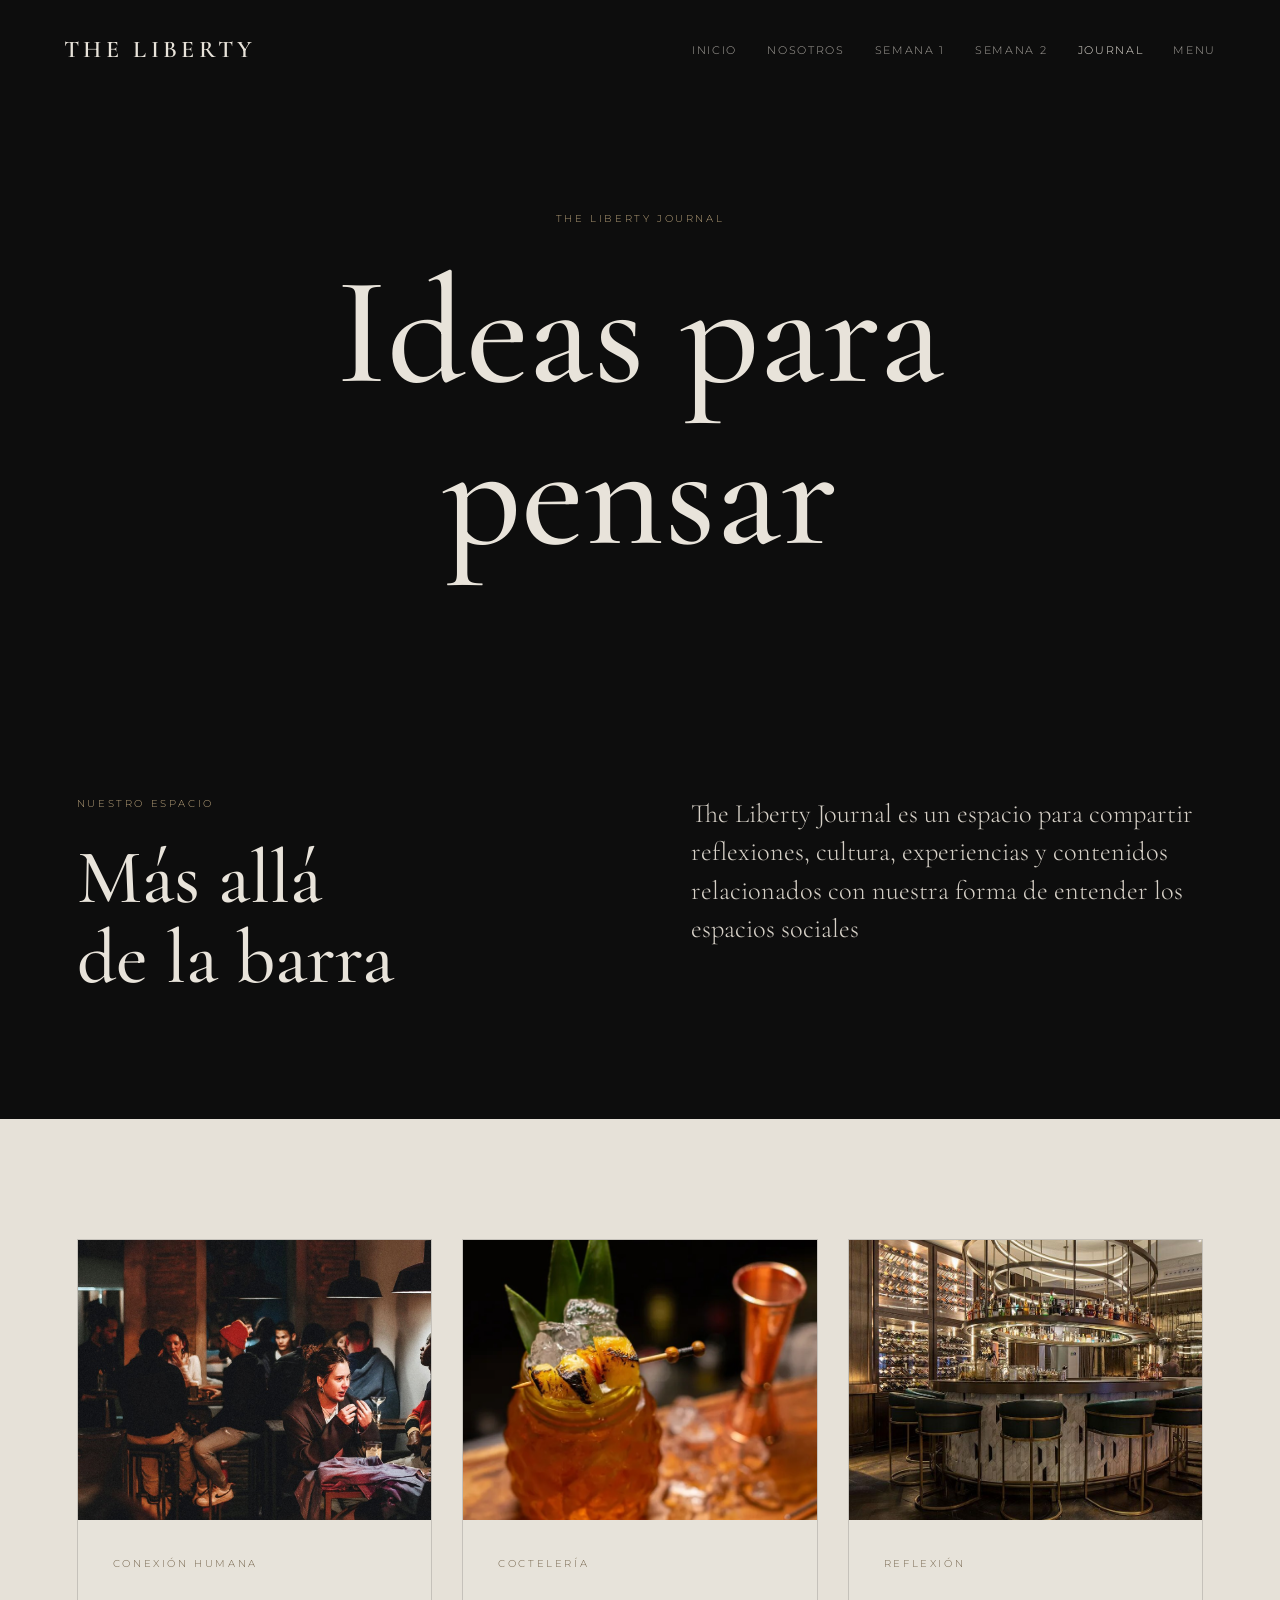
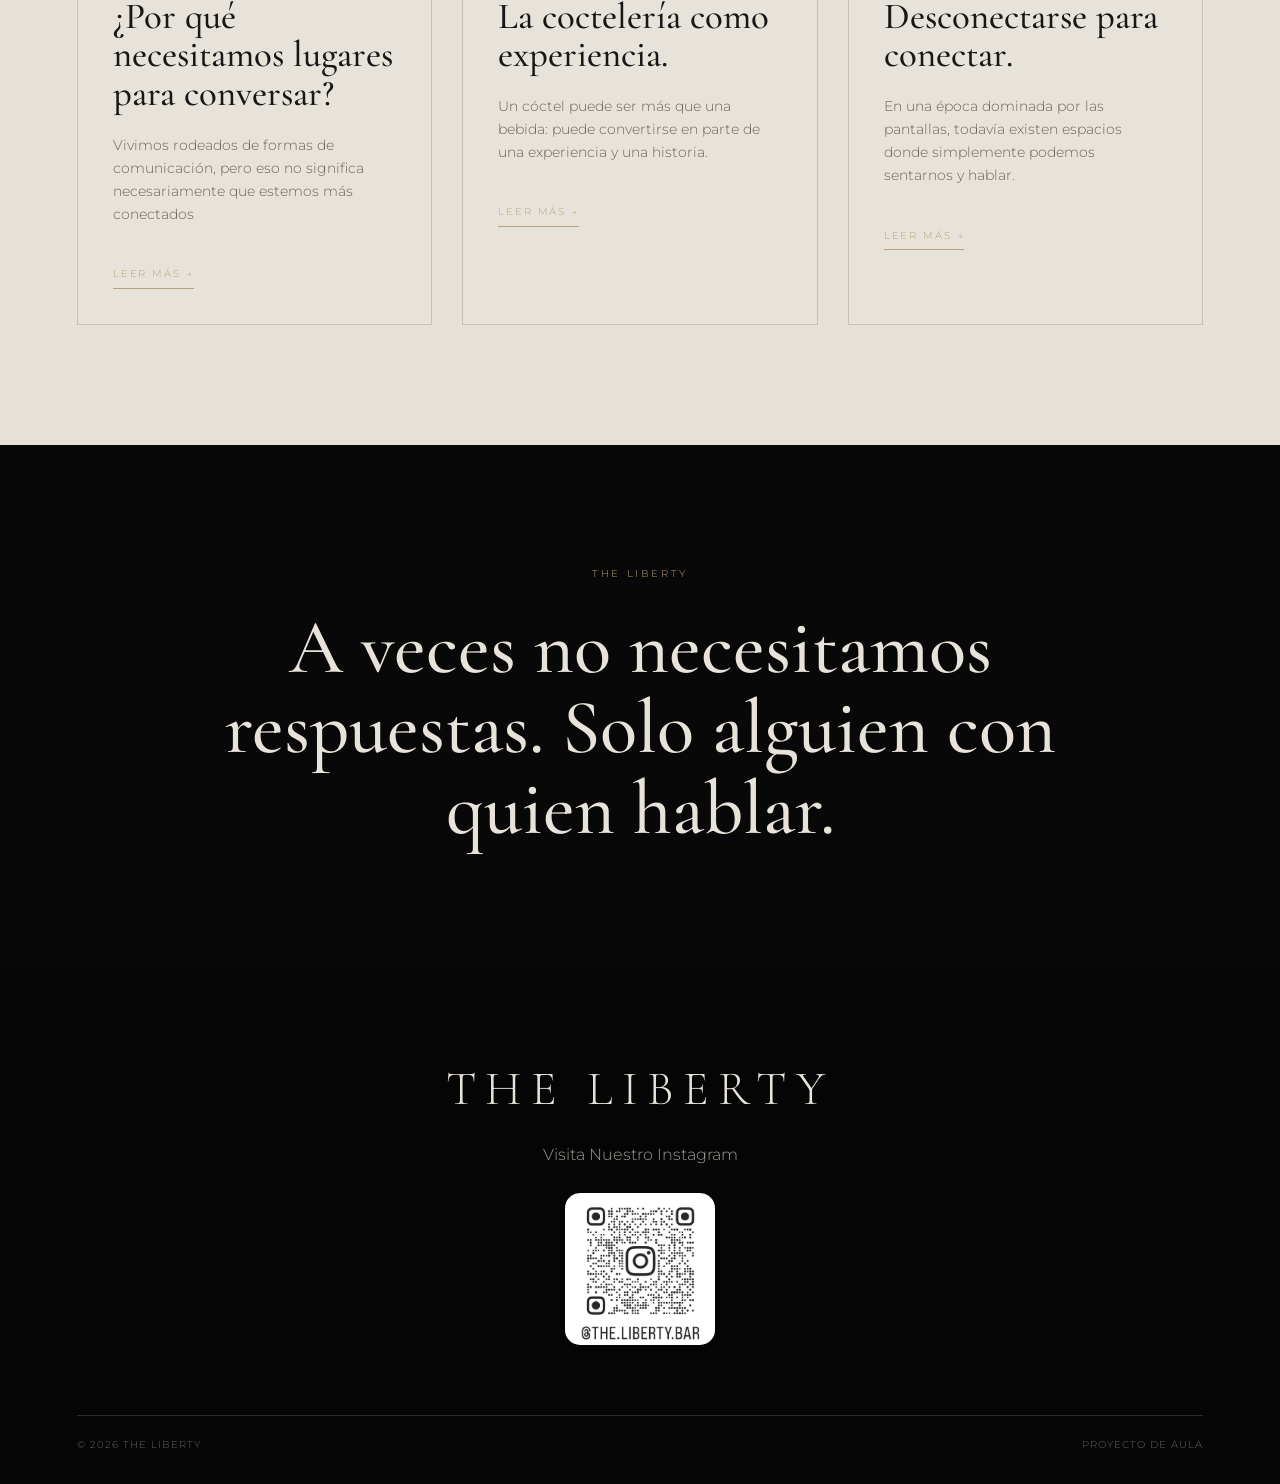
<file: journal.html>
<!DOCTYPE html>
<html lang="es">

<head>

    <meta charset="UTF-8">
    <meta name="viewport" content="width=device-width, initial-scale=1.0">

    <title>Journal | The Liberty</title>

    <link rel="stylesheet" href="styles.css">

    <link rel="preconnect" href="https://fonts.googleapis.com">
    <link rel="preconnect" href="https://fonts.gstatic.com" crossorigin>

    <link
        href="https://fonts.googleapis.com/css2?family=Cormorant+Garamond:wght@400;500;600;700&family=Montserrat:wght@300;400;500;600&display=swap"
        rel="stylesheet">

</head>


<body>

    <!-- NAVEGACIÓN -->

    <header class="navbar">

        <a href="index.html" class="logo-text">
            THE LIBERTY
        </a>

        <nav>

            <a href="index.html">
                Inicio
            </a>

            <a href="nosotros.html">
                Nosotros
            </a>

            <a href="semana1.html">
                Semana 1
            </a>

            <a href="semana2.html">
                Semana 2
            </a>

            <a href="journal.html" class="active">
                Journal
            </a>

            <a href="menu.html">
                Menu
            </a>

        </nav>

    </header>


    <main>

        <!-- HEADER -->

        <section class="page-hero hero-centered">

            <div>

                <p class="eyebrow">
                    THE LIBERTY JOURNAL
                </p>

                <h1>
                    Ideas para<br>
                    pensar
                </h1>

            </div>

        </section>


        <!-- INTRO -->

        <section class="section">

            <div class="content-grid">

                <div>

                    <p class="eyebrow">
                        NUESTRO ESPACIO
                    </p>

                    <h2>
                        Más allá<br>
                        de la barra
                    </h2>

                </div>


                <div class="text-large">

                    <p>
                        The Liberty Journal es un espacio para
                        compartir reflexiones, cultura, experiencias
                        y contenidos relacionados con nuestra forma
                        de entender los espacios sociales
                    </p>

                </div>

            </div>

        </section>


        <!-- ARTÍCULOS -->

        <section class="grey-section">

            <div class="section">

                <div class="article-grid">

                    <article class="article-card">


                        <img src="img/persona hablando bar x.jpg"
                            alt="Personas conversando">

                        <div class="article-content">

                            <p class="eyebrow">
                                CONEXIÓN HUMANA
                            </p>

                            <h2>
                                ¿Por qué necesitamos
                                lugares para conversar?
                            </h2>

                            <p>
                                Vivimos rodeados de formas de comunicación,
                                pero eso no significa necesariamente
                                que estemos más conectados
                            </p>

                            <a href="index.html" class="text-link">
                                LEER MÁS →
                            </a>

                        </div>

                    </article>


                    <!-- ARTÍCULO 2 -->

                    <article class="article-card">

                        <img src="img/coctel x.jpg"
                            alt="Coctelería de autor">

                        <div class="article-content">

                            <p class="eyebrow">
                                COCTELERÍA
                            </p>

                            <h2>
                                La coctelería como
                                experiencia.
                            </h2>

                            <p>
                                Un cóctel puede ser más que una bebida:
                                puede convertirse en parte de una
                                experiencia y una historia.
                            </p>

                            <a href="menu.html" class="text-link">
                                LEER MÁS →
                            </a>

                        </div>

                    </article>


                    <!-- ARTÍCULO 3 -->

                    <article class="article-card">

                        <img src="img/bar circular provisional x.jpg"
                            alt="Interior de un bar">

                        <div class="article-content">

                            <p class="eyebrow">
                                REFLEXIÓN
                            </p>

                            <h2>
                                Desconectarse
                                para conectar.
                            </h2>

                            <p>
                                En una época dominada por las pantallas,
                                todavía existen espacios donde simplemente
                                podemos sentarnos y hablar.
                            </p>

                            <a href="#" class="text-link">
                                LEER MÁS →
                            </a>

                        </div>

                    </article>


                </div>

            </div>

        </section>


        <!-- FRASE FINAL -->

        <section class="dark-section">

            <div class="section center-text">

                <p class="eyebrow">
                    THE LIBERTY
                </p>

                <h2 class="quote">
                    A veces no necesitamos
                    respuestas.
                    Solo alguien con quien hablar.
                </h2>

            </div>

        </section>

    </main>


<div id="footer"></div>

<script src="script.js"></script>

</body>
</html>
</file>
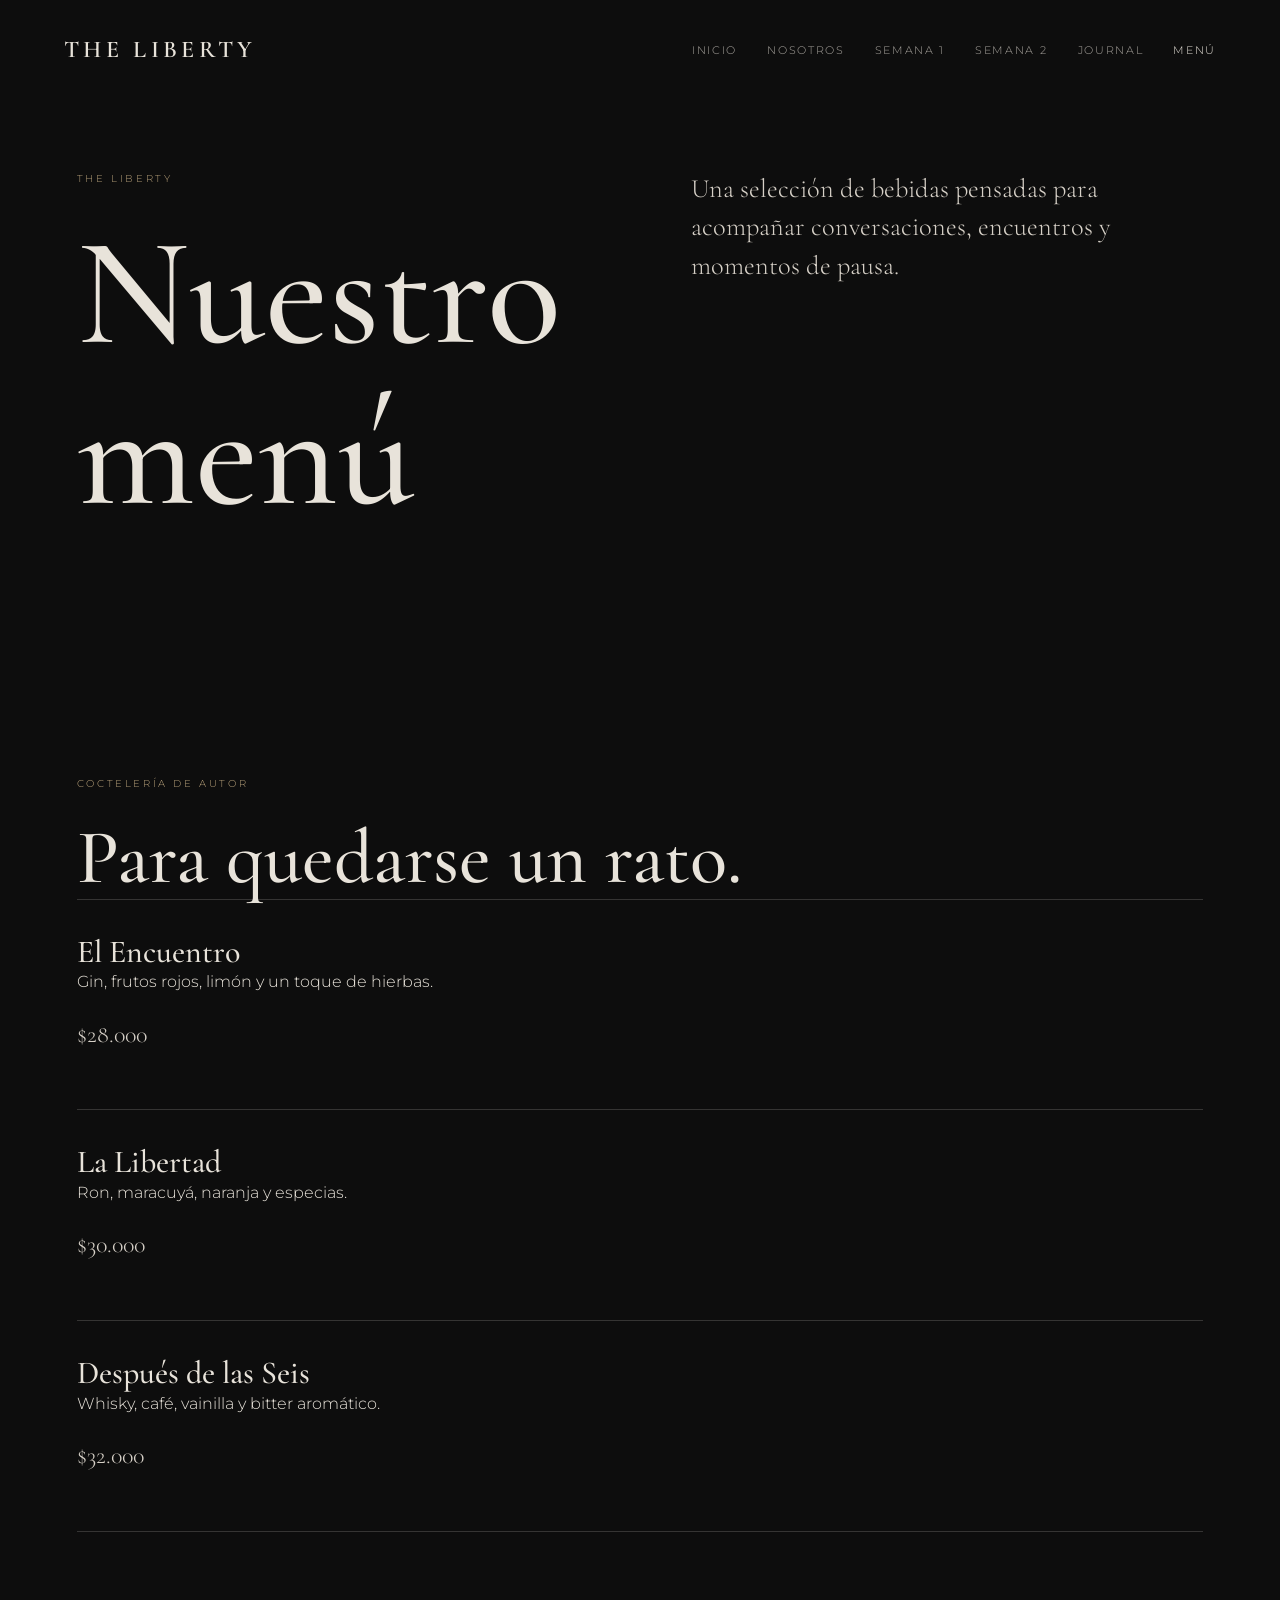
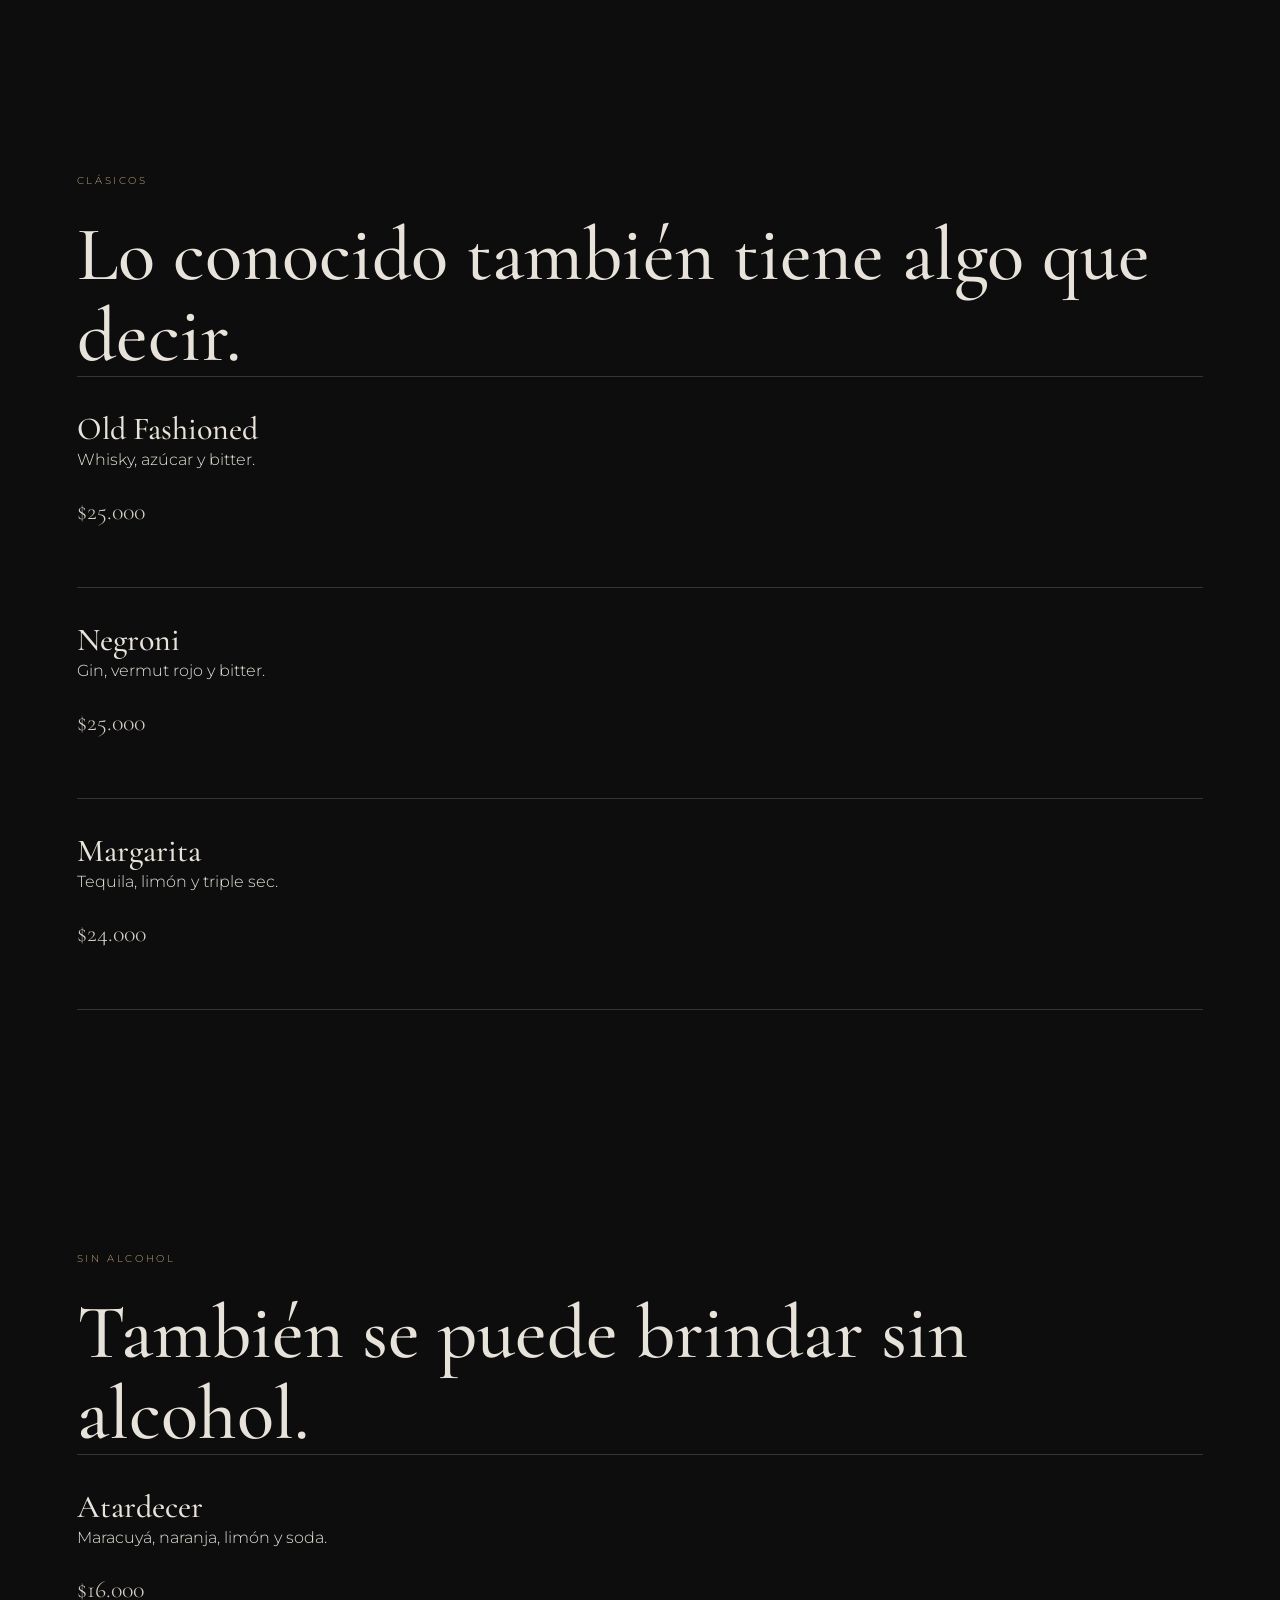
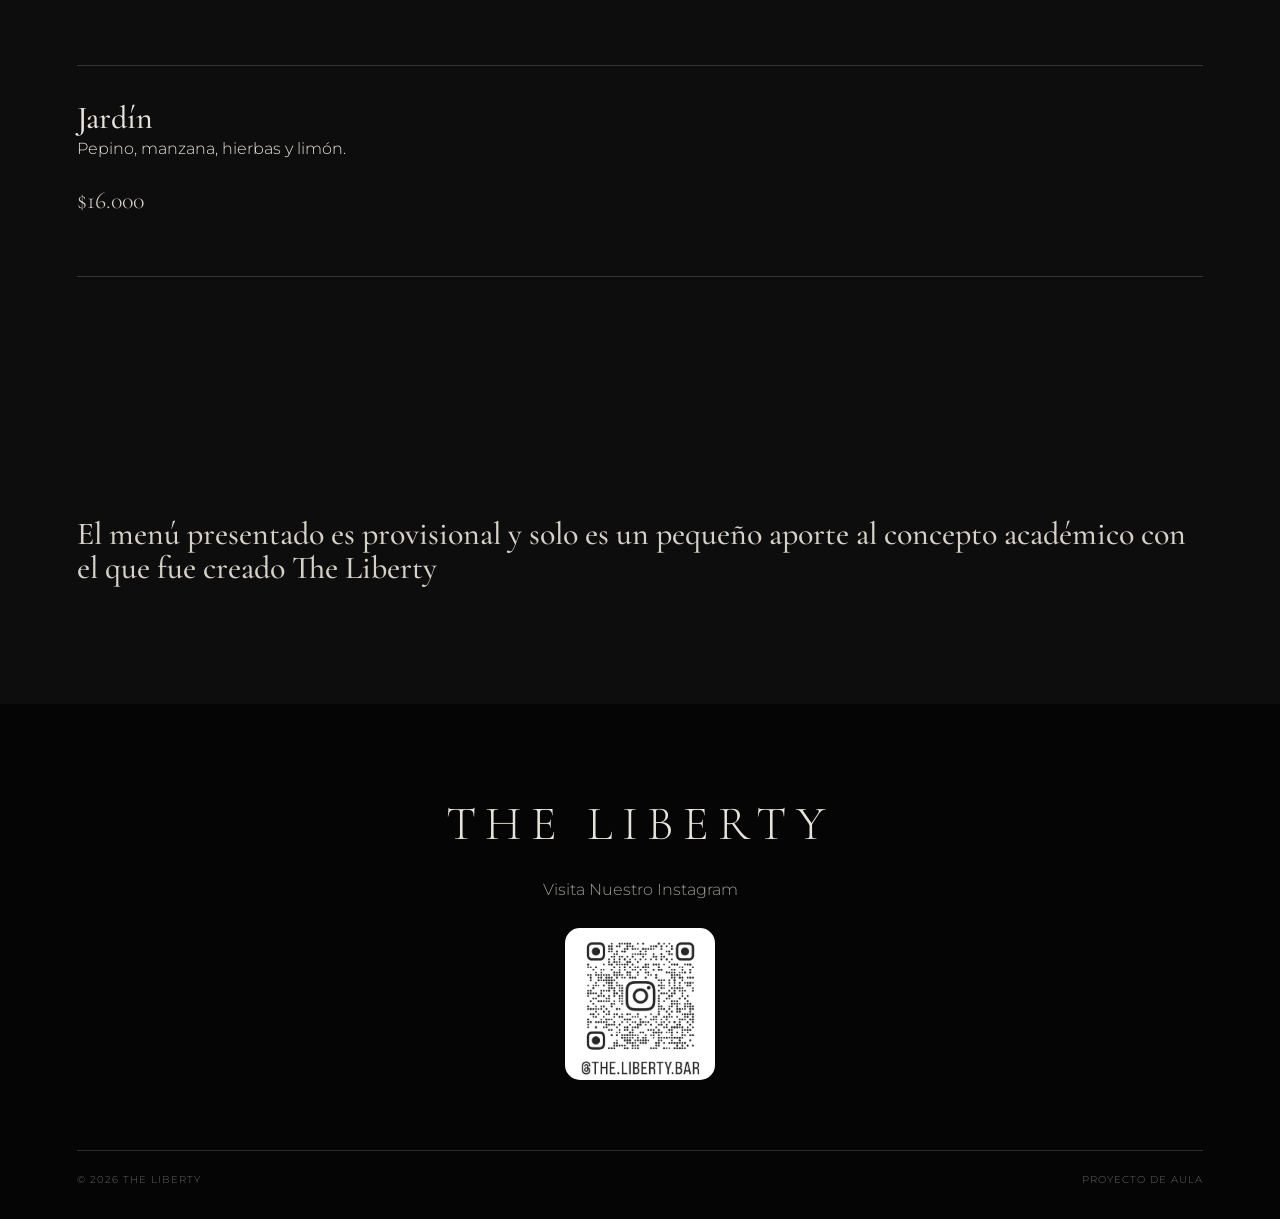
<file: menu.html>
<!DOCTYPE html>
<html lang="es">

<head>
    <meta charset="UTF-8">
    <meta name="viewport" content="width=device-width, initial-scale=1.0">

    <title>The Liberty | Menú</title>

    <meta name="description"
        content="Conoce el menú de The Liberty, un bar de autor dedicado a la conexión humana y las experiencias compartidas.">

    <link rel="stylesheet" href="styles.css">

    <!-- Google Fonts -->
    <link rel="preconnect" href="https://fonts.googleapis.com">
    <link rel="preconnect" href="https://fonts.gstatic.com" crossorigin>

    <link
        href="https://fonts.googleapis.com/css2?family=Cormorant+Garamond:wght@400;500;600;700&family=Montserrat:wght@300;400;500;600&display=swap"
        rel="stylesheet">
</head>

<body>

    <!-- ==================== NAVEGACIÓN ==================== -->

    <header class="navbar">

        <a href="index.html" class="logo-text">
            THE LIBERTY
        </a>

        <nav>
            <a href="index.html">Inicio</a>
            <a href="nosotros.html">Nosotros</a>
            <a href="semana1.html">Semana 1</a>
            <a href="semana2.html">Semana 2</a>
            <a href="journal.html">Journal</a>
             <a href="menu.html" class="active">Menú</a>
        </nav>

    </header>


    <!-- ==================== MENÚ ==================== -->

    <main>

        <section class="section">

            <div class="section-number">

            </div>

            <div class="content-grid">

                <div>

                    <p class="eyebrow">
                        THE LIBERTY
                    </p>

                    <h1>
                        Nuestro menú
                    </h1>

                </div>

                <div class="text-large">

                    <p>
                        Una selección de bebidas pensadas para acompañar
                        conversaciones, encuentros y momentos de pausa.
                    </p>

                </div>

            </div>

        </section>


        <!-- ==================== COCTELERÍA ==================== -->

        <section class="section">

            <p class="eyebrow">
                COCTELERÍA DE AUTOR
            </p>

            <h2>
                Para quedarse un rato.
            </h2>


            <div class="info-block">

                <h3>
                    El Encuentro
                </h3>

                <p>
                    Gin, frutos rojos, limón y un toque de hierbas.
                </p>

                <p>
                    $28.000
                </p>

            </div>


            <div class="info-block">

                <h3>
                    La Libertad
                </h3>

                <p>
                    Ron, maracuyá, naranja y especias.
                </p>

                <p>
                    $30.000
                </p>

            </div>


            <div class="info-block">

                <h3>
                    Después de las Seis
                </h3>

                <p>
                    Whisky, café, vainilla y bitter aromático.
                </p>

                <p>
                    $32.000
                </p>

            </div>

        </section>


        <!-- ==================== BEBIDAS ==================== -->

        <section class="section">

            <p class="eyebrow">
                CLÁSICOS
            </p>

            <h2>
                Lo conocido también tiene algo que decir.
            </h2>


            <div class="info-block">

                <h3>
                    Old Fashioned
                </h3>

                <p>
                    Whisky, azúcar y bitter.
                </p>

                <p>
                    $25.000
                </p>

            </div>


            <div class="info-block">

                <h3>
                    Negroni
                </h3>

                <p>
                    Gin, vermut rojo y bitter.
                </p>

                <p>
                    $25.000
                </p>

            </div>


            <div class="info-block">

                <h3>
                    Margarita
                </h3>

                <p>
                    Tequila, limón y triple sec.
                </p>

                <p>
                    $24.000
                </p>

            </div>

        </section>


        <!-- ==================== SIN ALCOHOL ==================== -->

        <section class="section">

            <p class="eyebrow">
                SIN ALCOHOL
            </p>

            <h2>
                También se puede brindar sin alcohol.
            </h2>


            <div class="info-block">

                <h3>
                    Atardecer
                </h3>

                <p>
                    Maracuyá, naranja, limón y soda.
                </p>

                <p>
                    $16.000
                </p>

            </div>


            <div class="info-block">

                <h3>
                    Jardín
                </h3>

                <p>
                    Pepino, manzana, hierbas y limón.
                </p>

                <p>
                    $16.000
                </p>

            </div>

        </section>


        <!-- ==================== Pequeño Inciso ==================== -->

        <section class="section">

            <div class="text-large">

                <h3>
                    El menú presentado es provisional y solo es un pequeño aporte
                    al concepto académico con el que fue creado The Liberty
                </h3>

            </div>

        </section>

    </main>


    <!-- ==================== FOOTER UNIVERSAL ==================== -->

    <div id="footer"></div>

    <script src="script.js"></script>

</body>
</html>
</file>
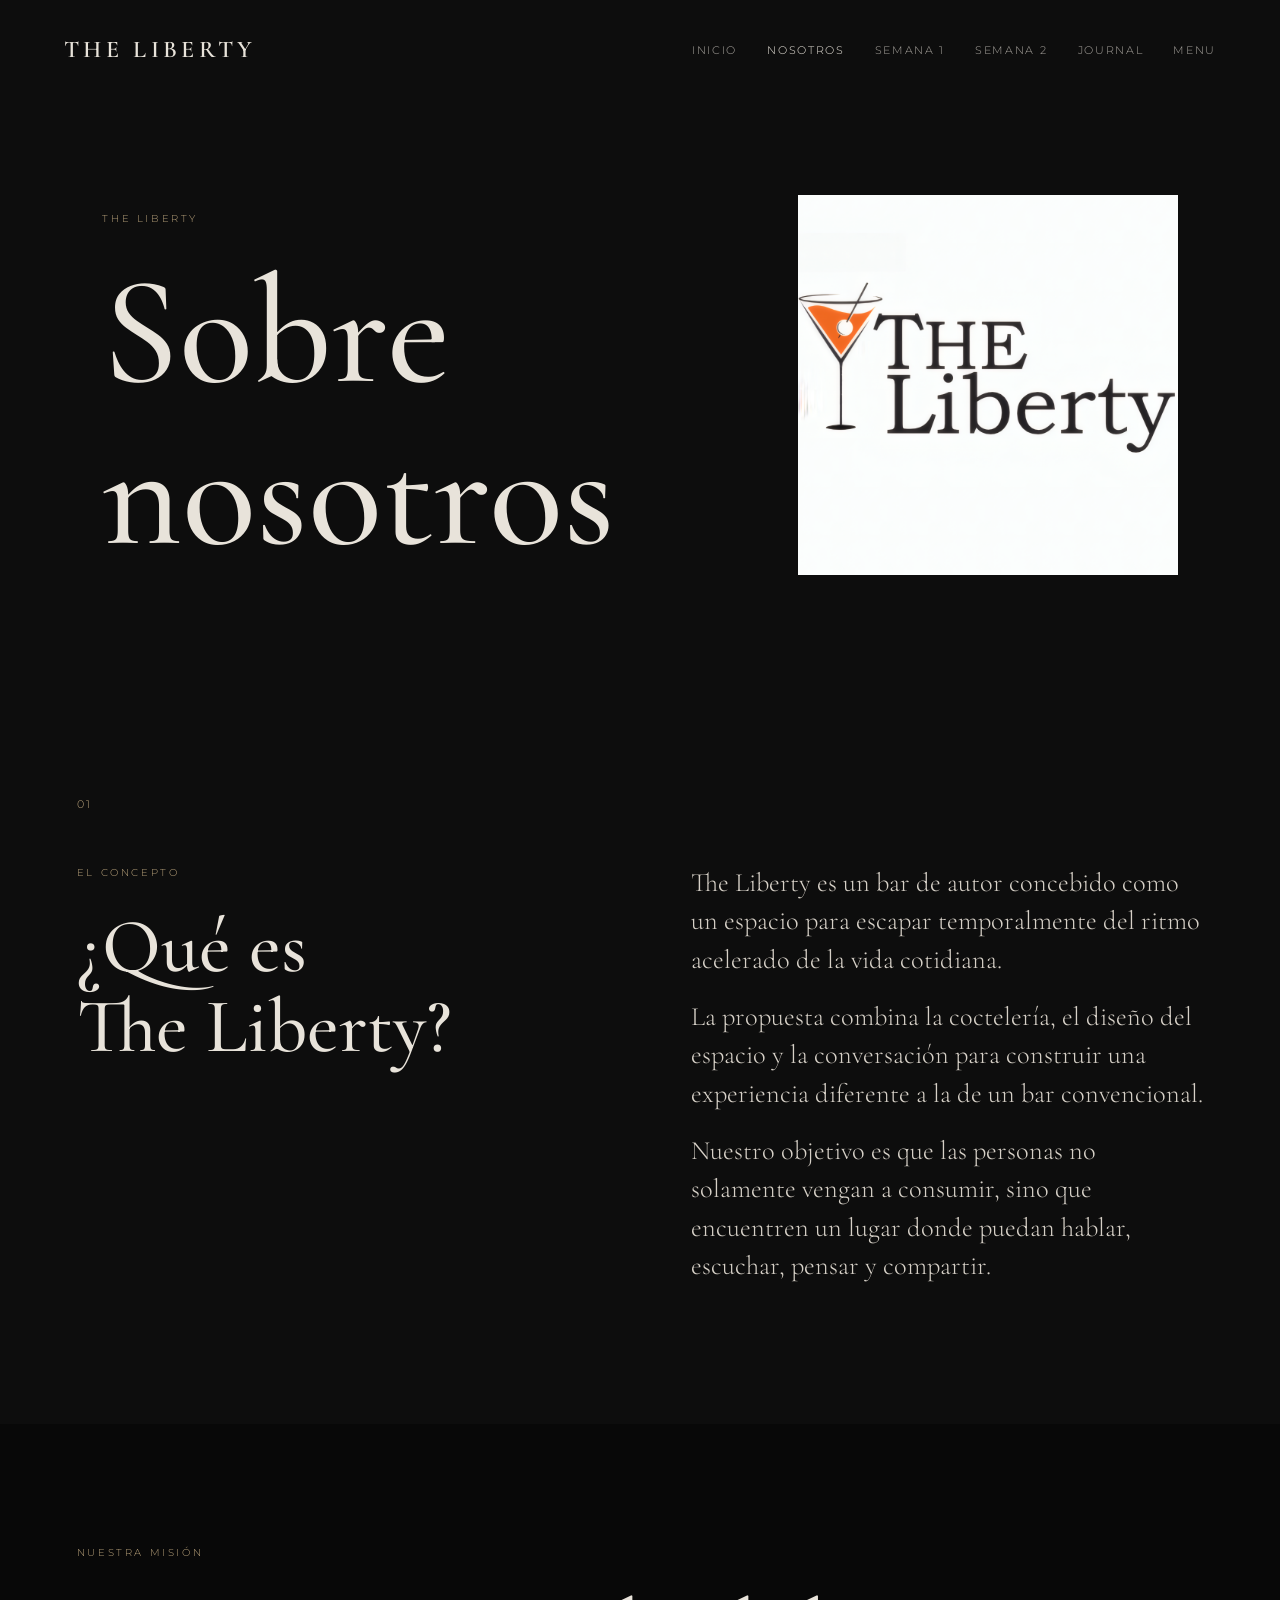
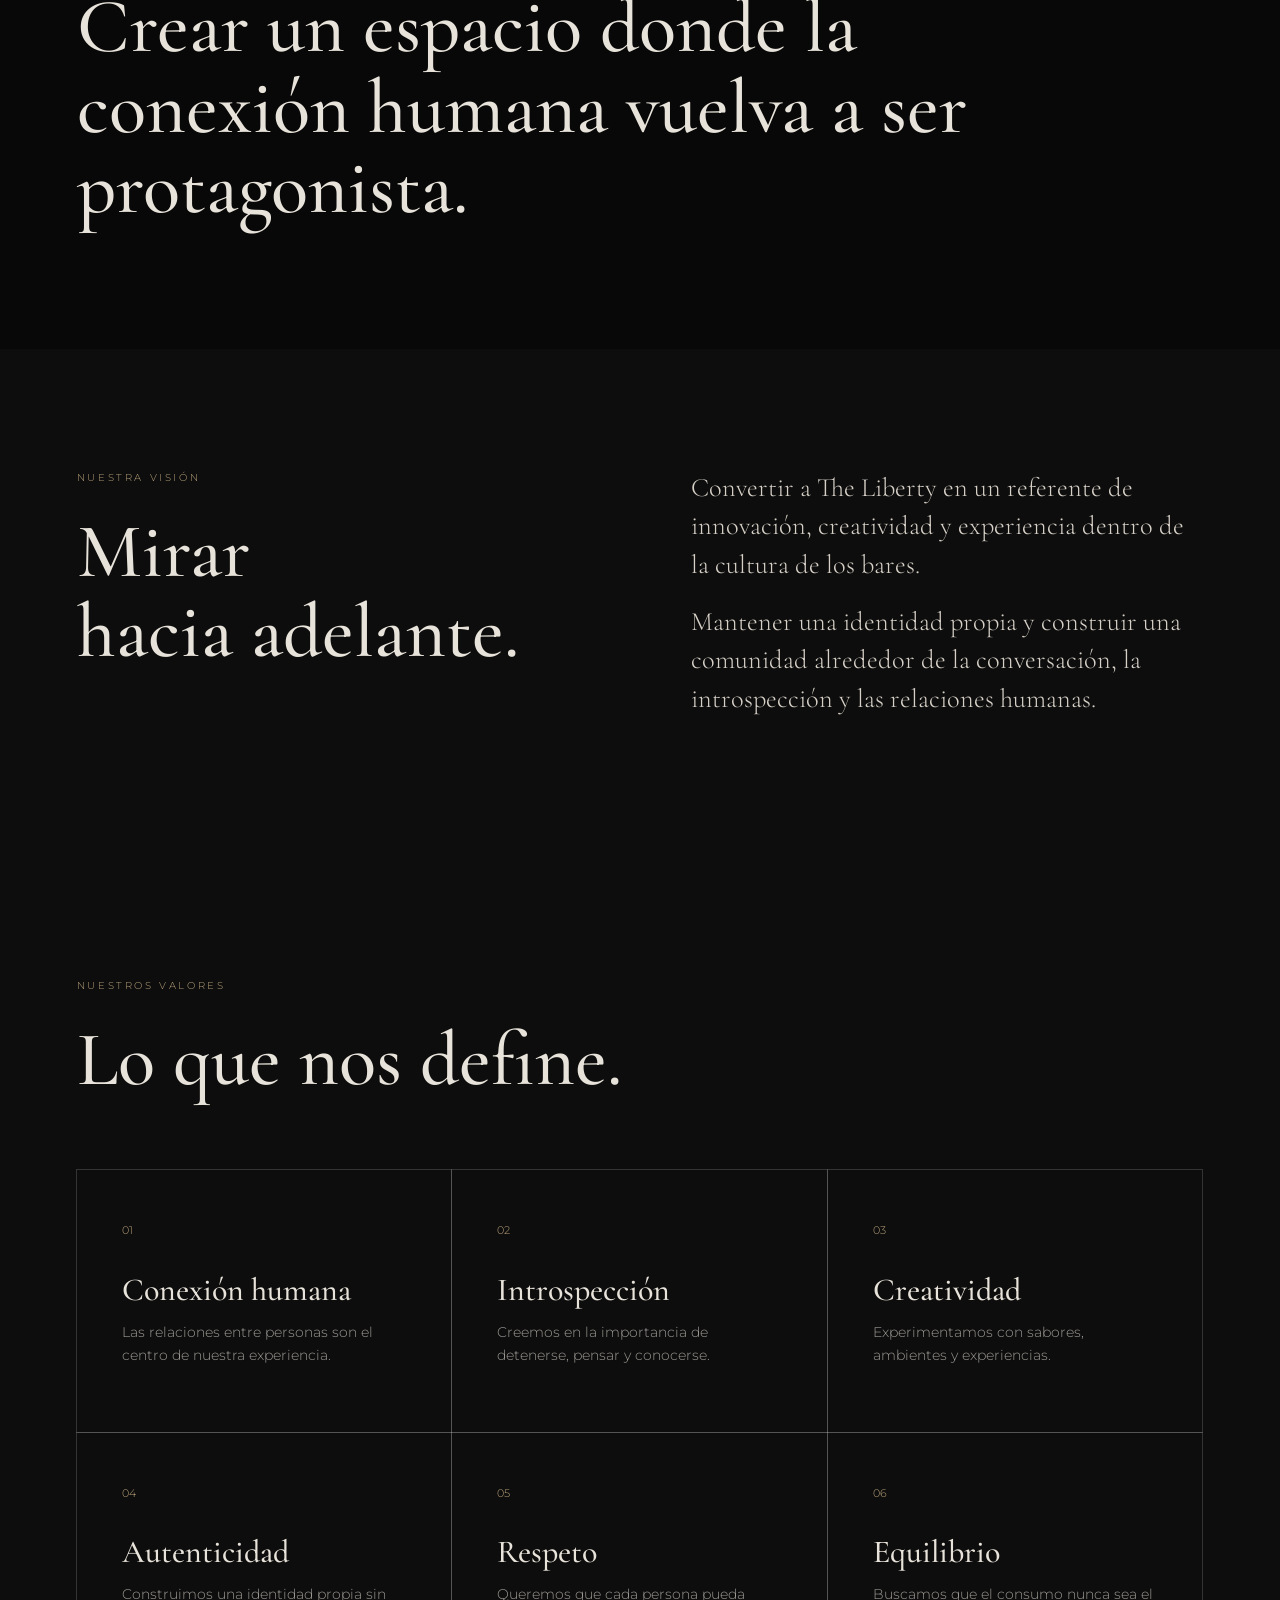
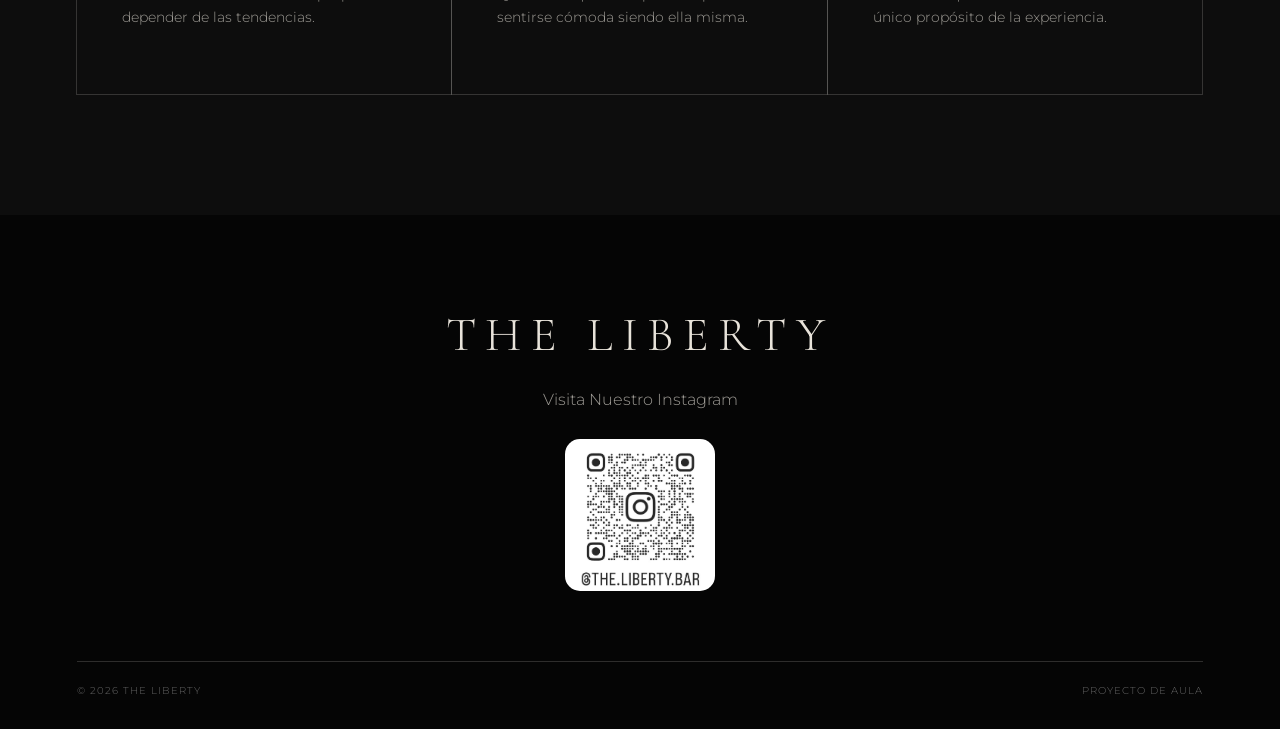
<file: nosotros.html>
<!DOCTYPE html>
<html lang="es">

<head>

    <meta charset="UTF-8">
    <meta name="viewport" content="width=device-width, initial-scale=1.0">

    <title>Nosotros | The Liberty</title>

    <meta name="description"
        content="Conoce el concepto, misión, visión y valores de The Liberty.">

    <link rel="stylesheet" href="styles.css">

    <link rel="preconnect" href="https://fonts.googleapis.com">
    <link rel="preconnect" href="https://fonts.gstatic.com" crossorigin>

    <link
        href="https://fonts.googleapis.com/css2?family=Cormorant+Garamond:wght@400;500;600;700&family=Montserrat:wght@300;400;500;600&display=swap"
        rel="stylesheet">

</head>


<body>

    <!-- NAVEGACIÓN -->

    <header class="navbar">

        <a href="index.html" class="logo-text">
            THE LIBERTY
        </a>

        <nav>

            <a href="index.html">
                Inicio
            </a>

            <a href="nosotros.html" class="active">
                Nosotros
            </a>

            <a href="semana1.html">
                Semana 1
            </a>

            <a href="semana2.html">
                Semana 2
            </a>

            <a href="journal.html">
                Journal
            </a>
            
                        <a href="menu.html">
                Menu
            </a>

        </nav>

    </header>


    <main>

        <!-- HERO -->

        <section class="page-hero">

            <div class="hero-flex-container">
                
                <div>
                    <p class="eyebrow">
                        THE LIBERTY
                    </p>

                    <h1>
                        Sobre<br>
                        nosotros
                    </h1>
                </div>

                <div class="hero-logo-side">
                    <a href="Journal.html">
                        <img src="img/the liberty final logo_upscayl_4x_high-fidelity-4x.png" alt="Logo The Liberty" width="380">
                    </a>
                </div>

            </div>

        </section>



        <!-- CONCEPTO -->

        <section class="section">

            <div class="section-number">
                01
            </div>

            <div class="content-grid">

                <div>

                    <p class="eyebrow">
                        EL CONCEPTO
                    </p>

                    <h2>
                        ¿Qué es<br>
                        The Liberty?
                    </h2>

                </div>


                <div class="text-large">

                    <!-- CAMBIA ESTE TEXTO -->

                    <p>
                        The Liberty es un bar de autor concebido
                        como un espacio para escapar temporalmente
                        del ritmo acelerado de la vida cotidiana.
                    </p>

                    <p>
                        La propuesta combina la coctelería,
                        el diseño del espacio y la conversación
                        para construir una experiencia diferente
                        a la de un bar convencional.
                    </p>

                    <p>
                        Nuestro objetivo es que las personas
                        no solamente vengan a consumir,
                        sino que encuentren un lugar donde
                        puedan hablar, escuchar, pensar y compartir.
                    </p>

                </div>

            </div>

        </section>


        <!-- MISIÓN -->

        <section class="dark-section">

            <div class="section">

                <p class="eyebrow">
                    NUESTRA MISIÓN
                </p>

                <h2 class="quote">
                    Crear un espacio donde
                    la conexión humana
                    vuelva a ser protagonista.
                </h2>

            </div>

        </section>


        <!-- VISIÓN -->

        <section class="section">

            <div class="content-grid">

                <div>

                    <p class="eyebrow">
                        NUESTRA VISIÓN
                    </p>

                    <h2>
                        Mirar<br>
                        hacia adelante.
                    </h2>

                </div>


                <div class="text-large">

                    <p>
                        Convertir a The Liberty en un referente
                        de innovación, creatividad y experiencia
                        dentro de la cultura de los bares.
                    </p>

                    <p>
                        Mantener una identidad propia y construir
                        una comunidad alrededor de la conversación,
                        la introspección y las relaciones humanas.
                    </p>

                </div>

            </div>

        </section>


        <!-- VALORES -->

        <section class="section values-section">

            <p class="eyebrow">
                NUESTROS VALORES
            </p>

            <h2>
                Lo que nos define.
            </h2>


            <div class="values-grid">

                <div class="value-card">

                    <span>
                        01
                    </span>

                    <h3>
                        Conexión humana
                    </h3>

                    <p>
                        Las relaciones entre personas
                        son el centro de nuestra experiencia.
                    </p>

                </div>


                <div class="value-card">

                    <span>
                        02
                    </span>

                    <h3>
                        Introspección
                    </h3>

                    <p>
                        Creemos en la importancia de detenerse,
                        pensar y conocerse.
                    </p>

                </div>


                <div class="value-card">

                    <span>
                        03
                    </span>

                    <h3>
                        Creatividad
                    </h3>

                    <p>
                        Experimentamos con sabores,
                        ambientes y experiencias.
                    </p>

                </div>


                <div class="value-card">

                    <span>
                        04
                    </span>

                    <h3>
                        Autenticidad
                    </h3>

                    <p>
                        Construimos una identidad propia
                        sin depender de las tendencias.
                    </p>

                </div>


                <div class="value-card">

                    <span>
                        05
                    </span>

                    <h3>
                        Respeto
                    </h3>

                    <p>
                        Queremos que cada persona pueda
                        sentirse cómoda siendo ella misma.
                    </p>

                </div>


                <div class="value-card">

                    <span>
                        06
                    </span>

                    <h3>
                        Equilibrio
                    </h3>

                    <p>
                        Buscamos que el consumo nunca sea
                        el único propósito de la experiencia.
                    </p>

                </div>

            </div>

        </section>

    </main>


    <!-- FOOTER -->

<div id="footer"></div>

<script src="script.js"></script>

</body>
</html>
</file>
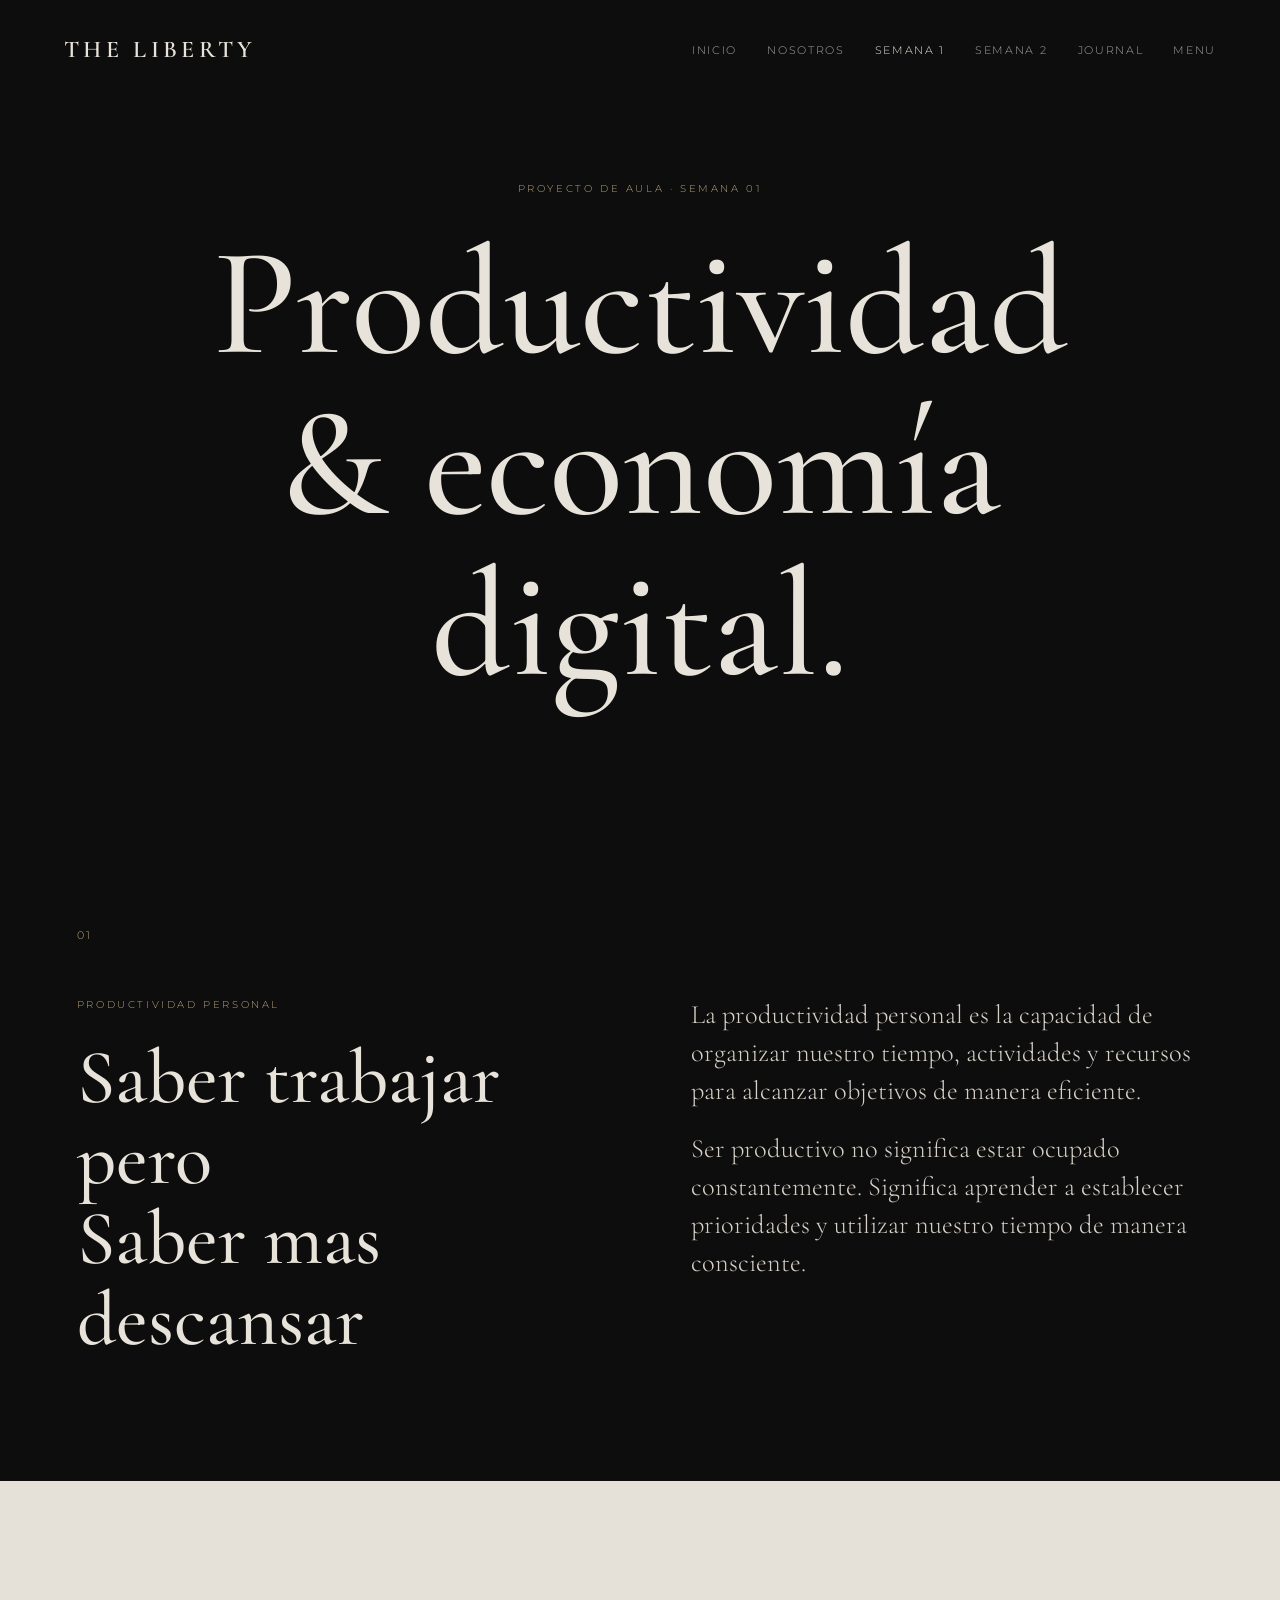
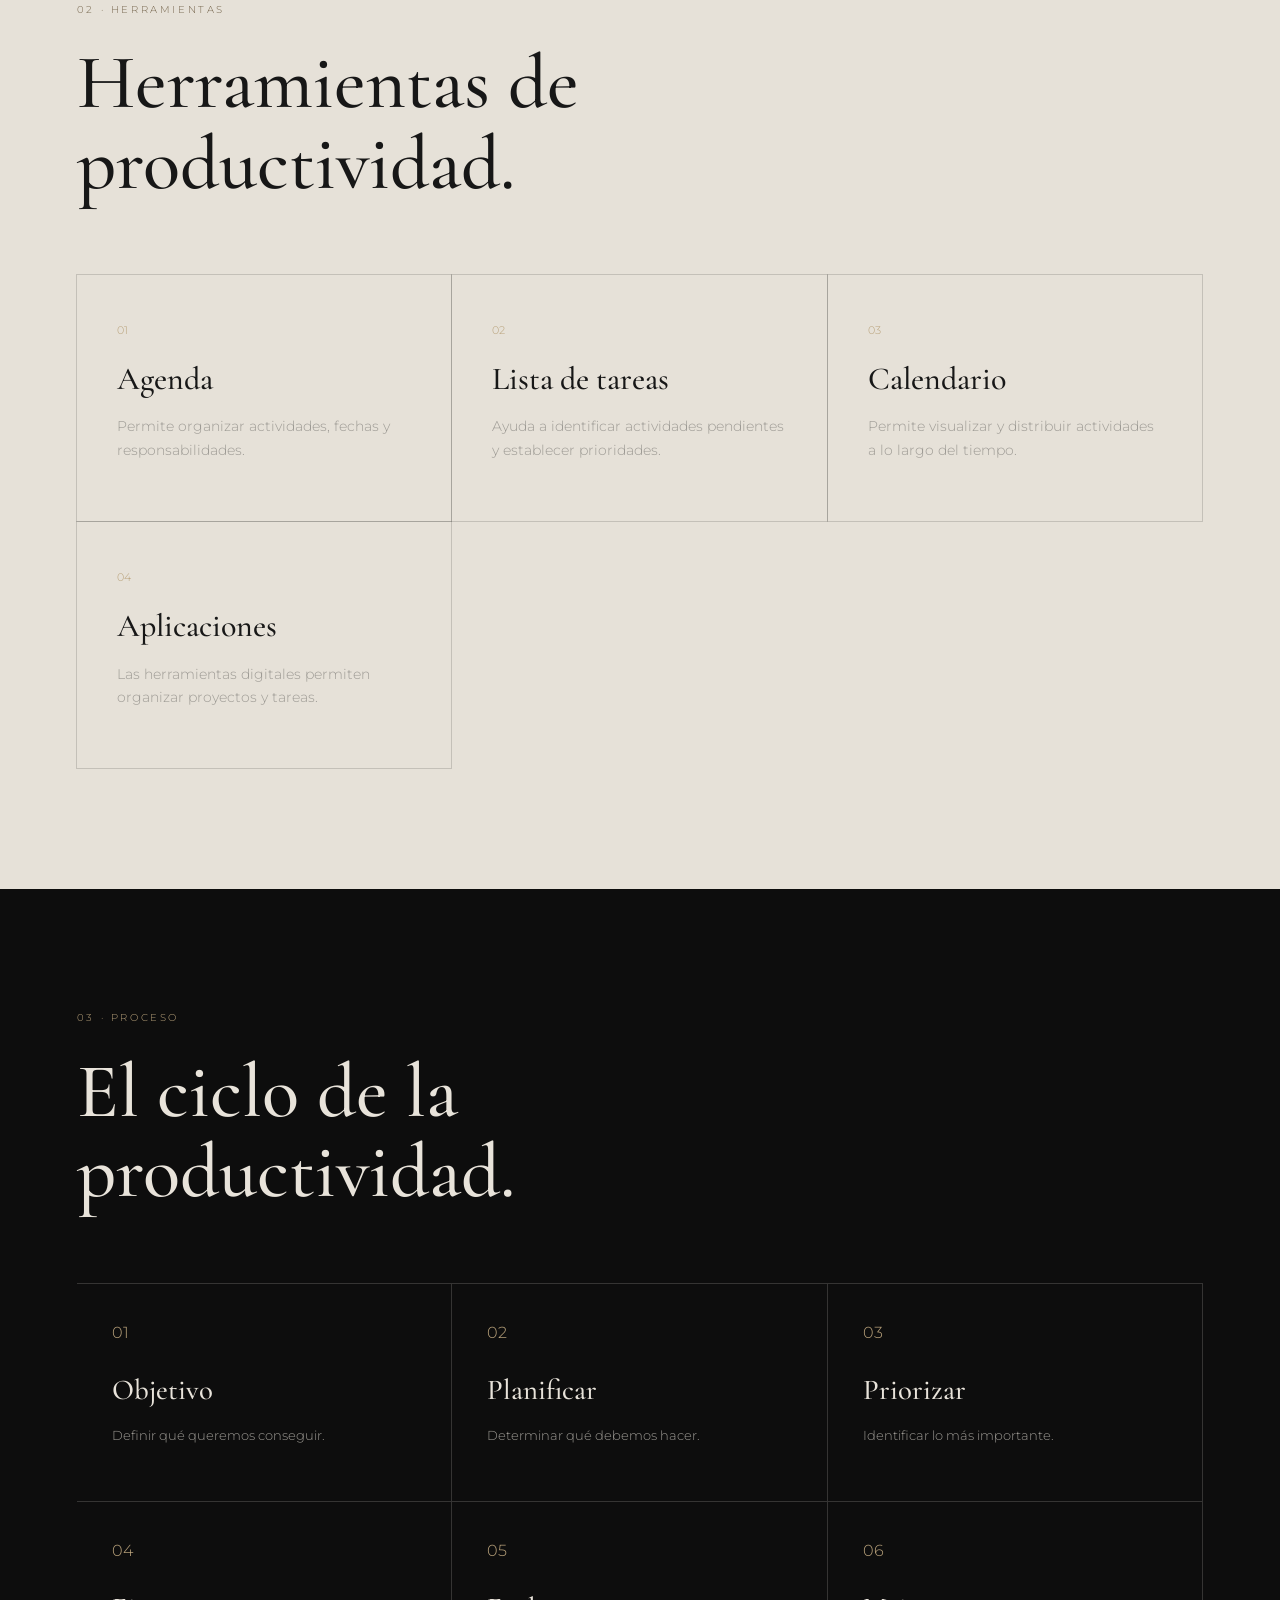
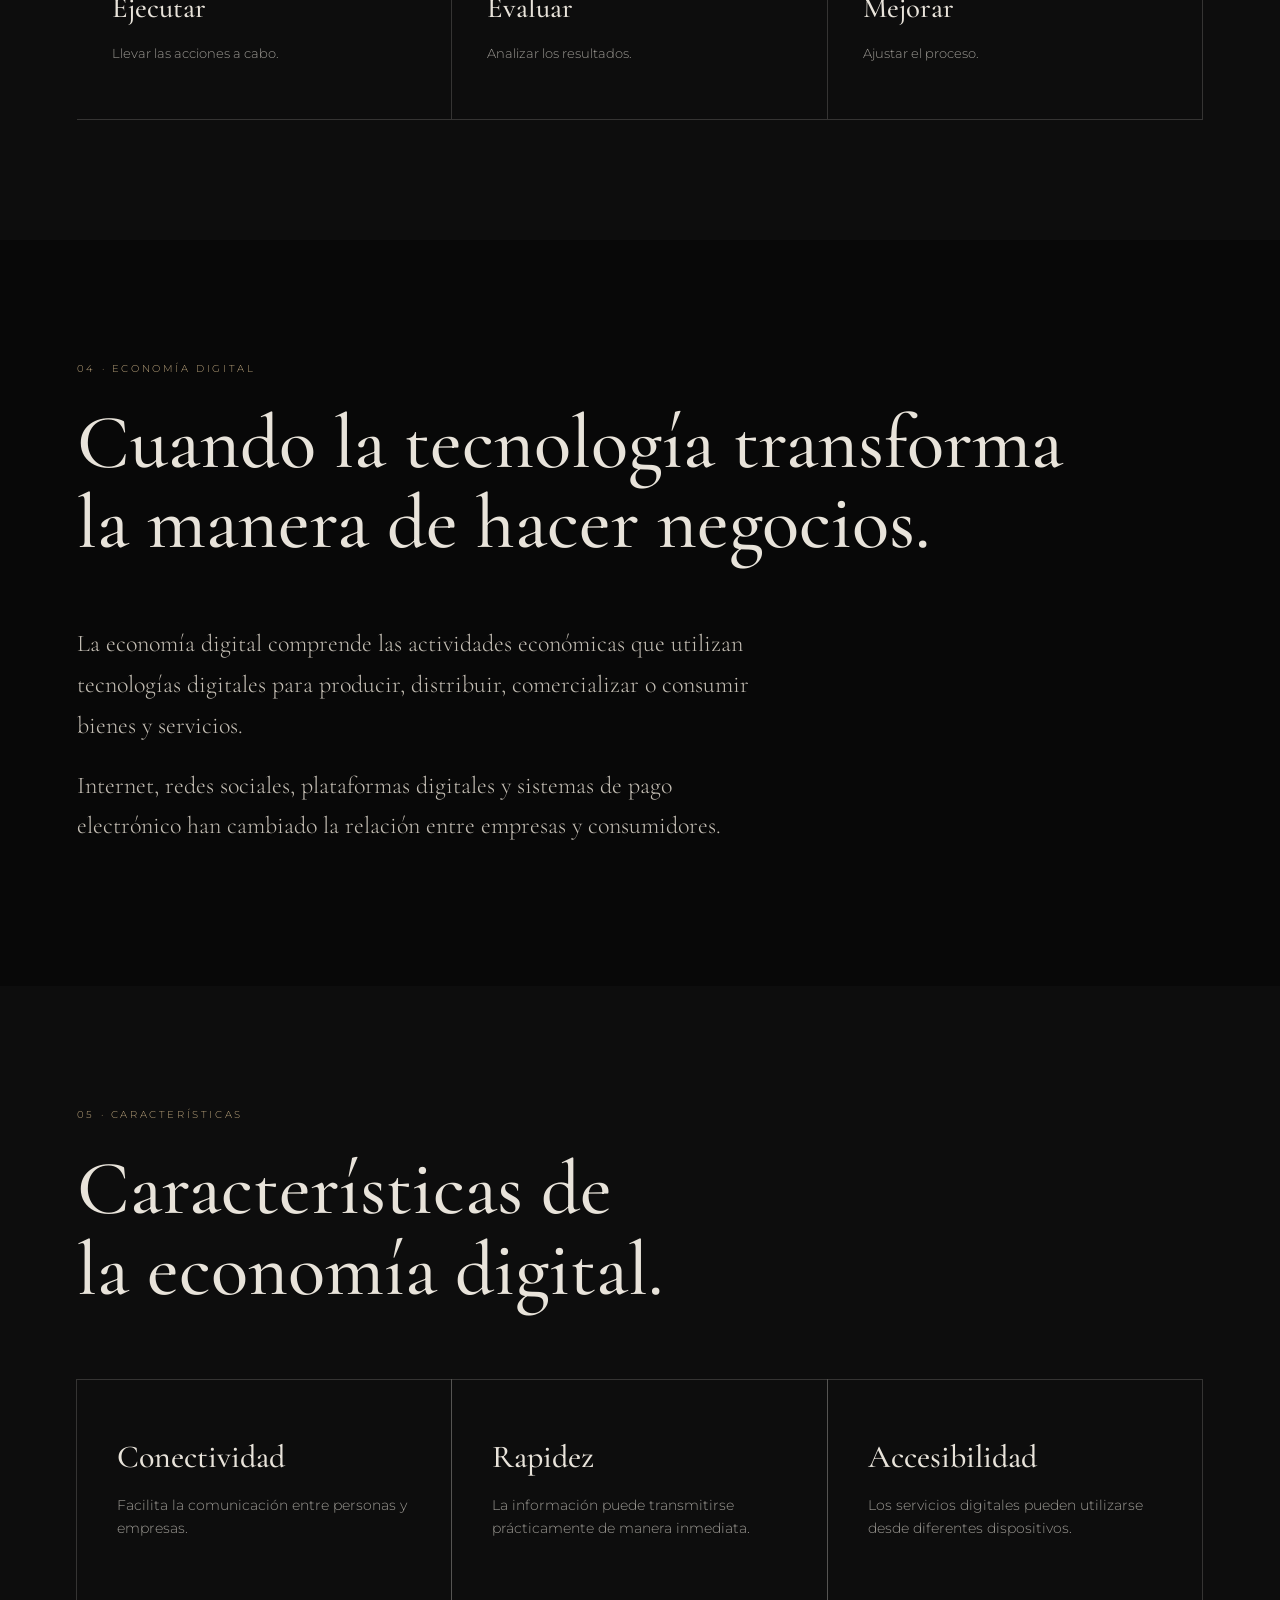
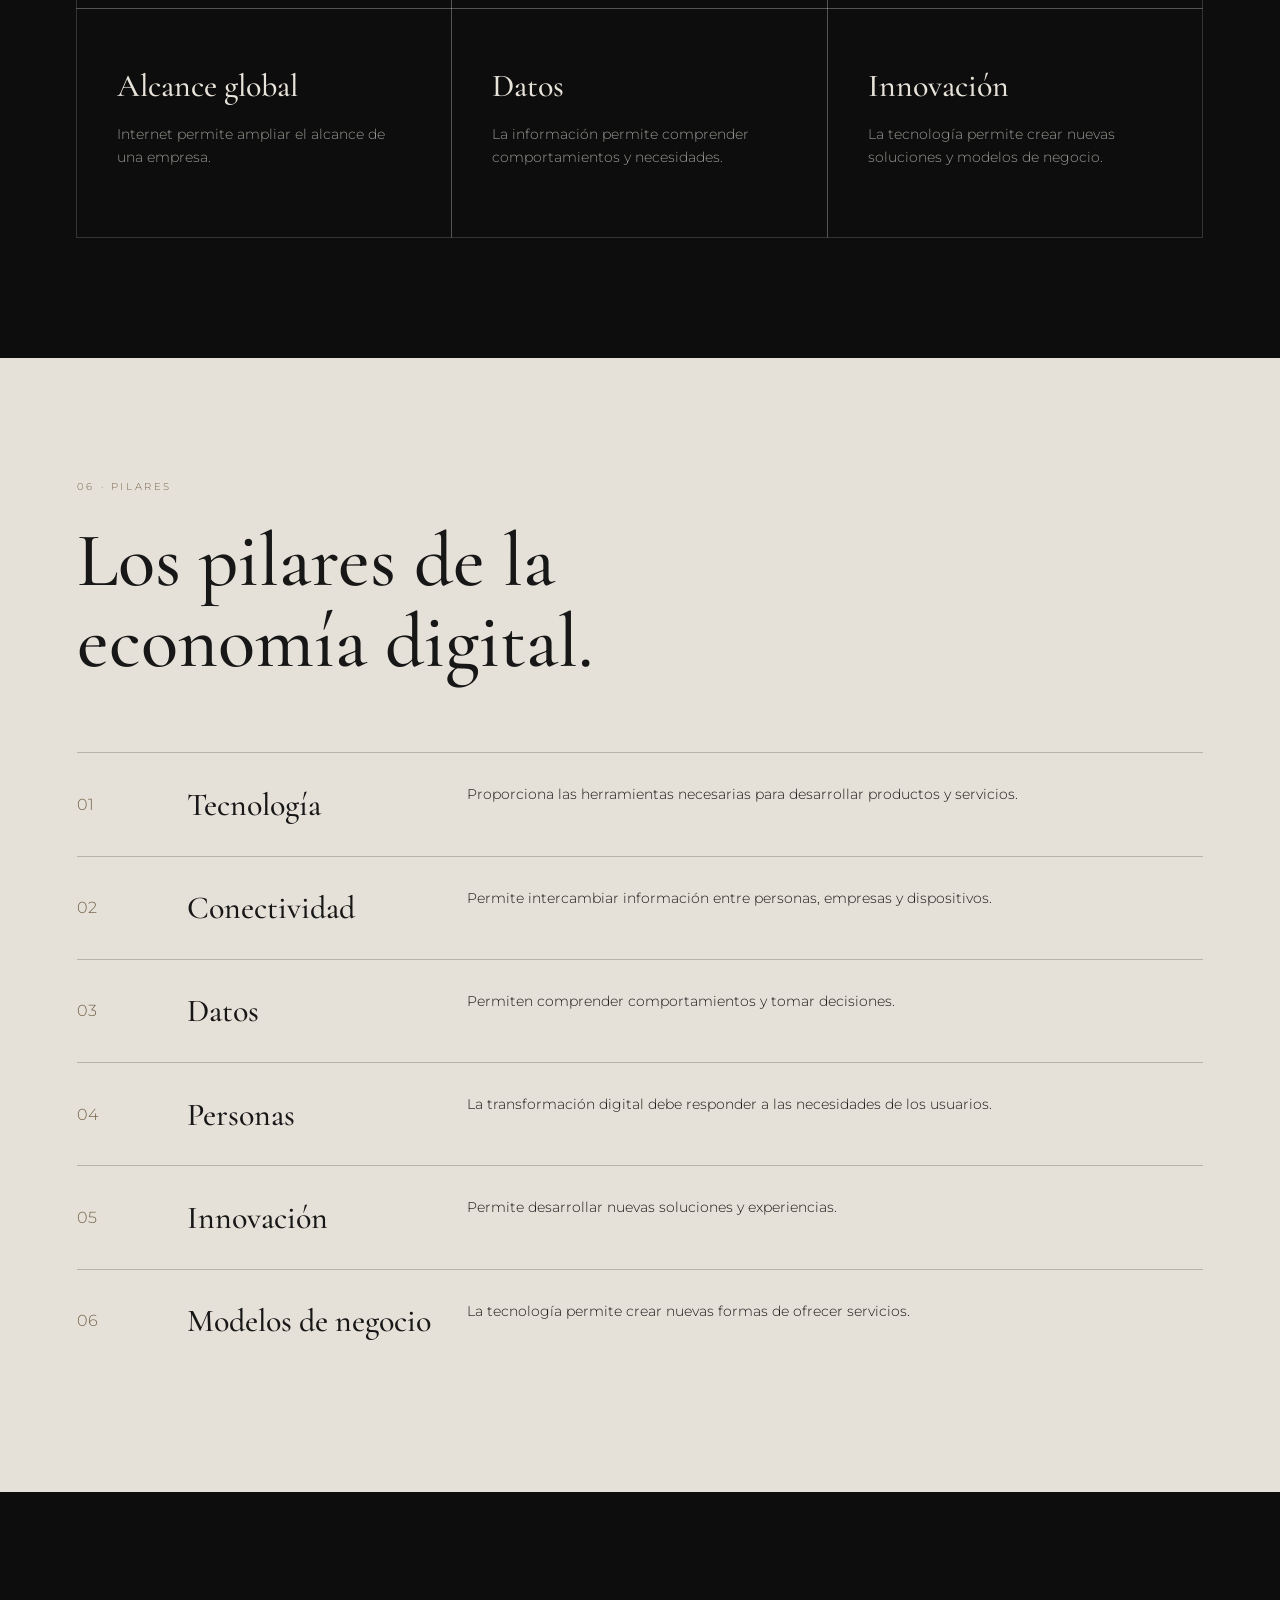
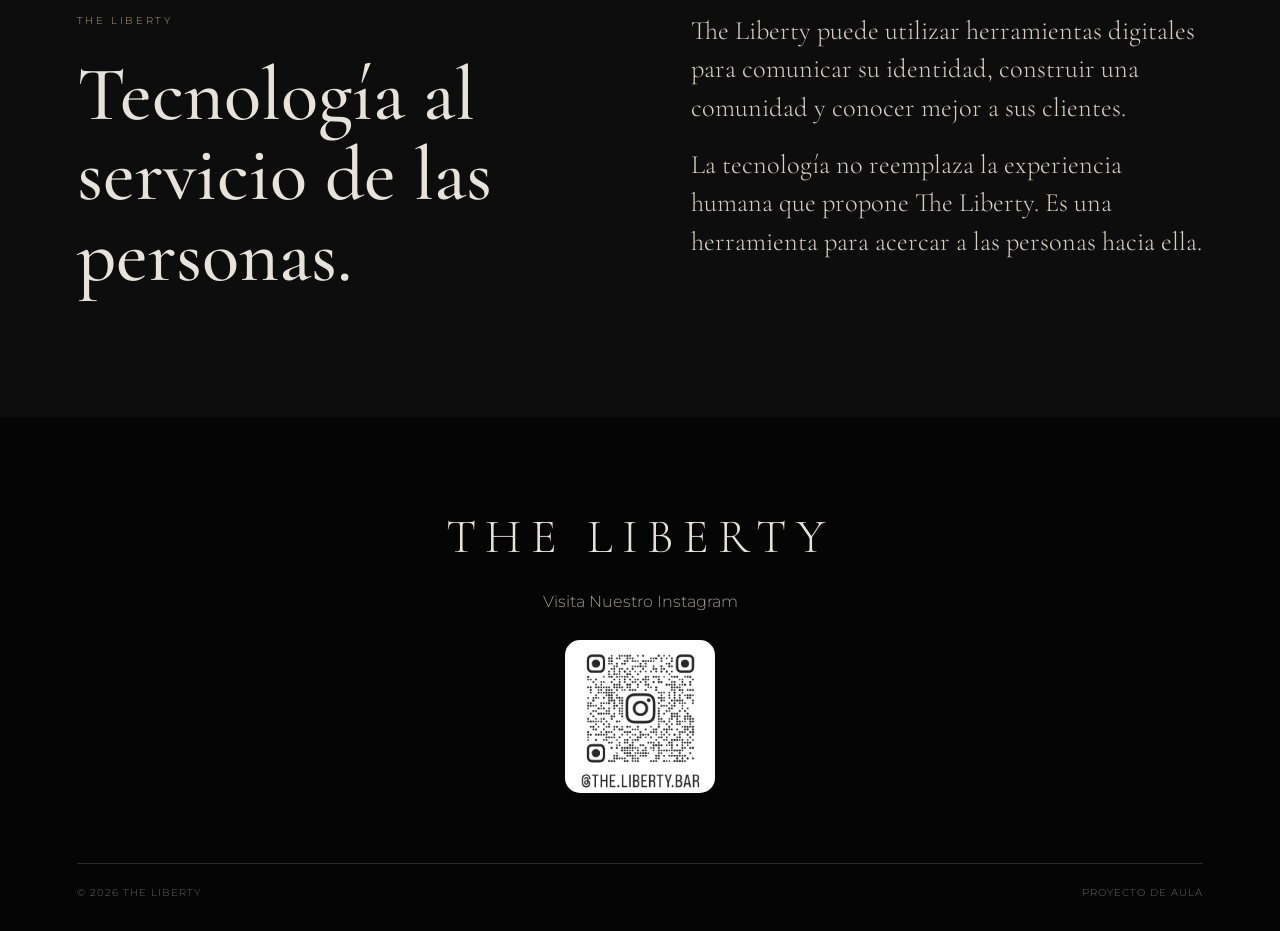
<file: semana1.html>
<!DOCTYPE html>
<html lang="es">

<head>

    <meta charset="UTF-8">
    <meta name="viewport" content="width=device-width, initial-scale=1.0">

    <title>Semana 1 | The Liberty</title>

    <link rel="stylesheet" href="styles.css">

    <link rel="preconnect" href="https://fonts.googleapis.com">
    <link rel="preconnect" href="https://fonts.gstatic.com" crossorigin>

    <link
        href="https://fonts.googleapis.com/css2?family=Cormorant+Garamond:wght@400;500;600;700&family=Montserrat:wght@300;400;500;600&display=swap"
        rel="stylesheet">

</head>


<body>

    <!-- NAVEGACIÓN -->

    <header class="navbar">

        <a href="index.html" class="logo-text">
            THE LIBERTY
        </a>

        <nav>

            <a href="index.html">
                Inicio
            </a>

            <a href="nosotros.html">
                Nosotros
            </a>

            <a href="semana1.html" class="active">
                Semana 1
            </a>

            <a href="semana2.html">
                Semana 2
            </a>

            <a href="journal.html">
                Journal
            </a>
            
            <a href="menu.html">
                Menu
            </a>

        </nav>

    </header>


    <main>

        <!-- HEADER -->

        <section class="page-hero hero-centered">

            <div>

                <p class="eyebrow">
                    PROYECTO DE AULA · SEMANA 01
                </p>

                <h1>
                    Productividad<br>
                    & economía digital.
                </h1>

            </div>

        </section>


        <!-- INTRO -->

        <section class="section">

            <div class="section-number">
                01
            </div>

            <div class="content-grid">

                <div>

                    <p class="eyebrow">
                        PRODUCTIVIDAD PERSONAL
                    </p>

                    <h2>
                        Saber trabajar pero<br>
                        Saber mas descansar
                    </h2>

                </div>


                <div class="text-large">

                    <p>
                        La productividad personal es la capacidad
                        de organizar nuestro tiempo, actividades
                        y recursos para alcanzar objetivos de
                        manera eficiente.
                    </p>

                    <p>
                        Ser productivo no significa estar ocupado
                        constantemente. Significa aprender a
                        establecer prioridades y utilizar nuestro
                        tiempo de manera consciente.
                    </p>

                </div>

            </div>

        </section>


        <!-- HERRAMIENTAS -->

        <section class="section grey-section">

            <p class="eyebrow">
                02 · HERRAMIENTAS
            </p>

            <h2>
                Herramientas de<br>
                productividad.
            </h2>


            <div class="cards-grid">

                <article class="simple-card">

                    <span>
                        01
                    </span>

                    <h3>
                        Agenda
                    </h3>

                    <p>
                        Permite organizar actividades,
                        fechas y responsabilidades.
                    </p>

                </article>


                <article class="simple-card">

                    <span>
                        02
                    </span>

                    <h3>
                        Lista de tareas
                    </h3>

                    <p>
                        Ayuda a identificar actividades
                        pendientes y establecer prioridades.
                    </p>

                </article>


                <article class="simple-card">

                    <span>
                        03
                    </span>

                    <h3>
                        Calendario
                    </h3>

                    <p>
                        Permite visualizar y distribuir
                        actividades a lo largo del tiempo.
                    </p>

                </article>


                <article class="simple-card">

                    <span>
                        04
                    </span>

                    <h3>
                        Aplicaciones
                    </h3>

                    <p>
                        Las herramientas digitales permiten
                        organizar proyectos y tareas.
                    </p>

                </article>

            </div>

        </section>


        <!-- PROCESO -->

        <section class="section">

            <p class="eyebrow">
                03 · PROCESO
            </p>

            <h2>
                El ciclo de la<br>
                productividad.
            </h2>


            <div class="process">

                <div>
                    <span>01</span>
                    <strong>Objetivo</strong>
                    <p>Definir qué queremos conseguir.</p>
                </div>

                <div>
                    <span>02</span>
                    <strong>Planificar</strong>
                    <p>Determinar qué debemos hacer.</p>
                </div>

                <div>
                    <span>03</span>
                    <strong>Priorizar</strong>
                    <p>Identificar lo más importante.</p>
                </div>

                <div>
                    <span>04</span>
                    <strong>Ejecutar</strong>
                    <p>Llevar las acciones a cabo.</p>
                </div>

                <div>
                    <span>05</span>
                    <strong>Evaluar</strong>
                    <p>Analizar los resultados.</p>
                </div>

                <div>
                    <span>06</span>
                    <strong>Mejorar</strong>
                    <p>Ajustar el proceso.</p>
                </div>

            </div>

        </section>


        <!-- ECONOMÍA DIGITAL -->

        <section class="dark-section">

            <div class="section">

                <p class="eyebrow">
                    04 · ECONOMÍA DIGITAL
                </p>

                <h2>
                    Cuando la tecnología
                    transforma la manera
                    de hacer negocios.
                </h2>

                <div class="dark-text">

                    <p>
                        La economía digital comprende las actividades
                        económicas que utilizan tecnologías digitales
                        para producir, distribuir, comercializar
                        o consumir bienes y servicios.
                    </p>

                    <p>
                        Internet, redes sociales, plataformas digitales
                        y sistemas de pago electrónico han cambiado
                        la relación entre empresas y consumidores.
                    </p>

                </div>

            </div>

        </section>


        <!-- CARACTERÍSTICAS -->

        <section class="section">

            <p class="eyebrow">
                05 · CARACTERÍSTICAS
            </p>

            <h2>
                Características de<br>
                la economía digital.
            </h2>


            <div class="cards-grid">

                <article class="simple-card">
                    <h3>Conectividad</h3>
                    <p>
                        Facilita la comunicación entre
                        personas y empresas.
                    </p>
                </article>

                <article class="simple-card">
                    <h3>Rapidez</h3>
                    <p>
                        La información puede transmitirse
                        prácticamente de manera inmediata.
                    </p>
                </article>

                <article class="simple-card">
                    <h3>Accesibilidad</h3>
                    <p>
                        Los servicios digitales pueden
                        utilizarse desde diferentes dispositivos.
                    </p>
                </article>

                <article class="simple-card">
                    <h3>Alcance global</h3>
                    <p>
                        Internet permite ampliar el alcance
                        de una empresa.
                    </p>
                </article>

                <article class="simple-card">
                    <h3>Datos</h3>
                    <p>
                        La información permite comprender
                        comportamientos y necesidades.
                    </p>
                </article>

                <article class="simple-card">
                    <h3>Innovación</h3>
                    <p>
                        La tecnología permite crear nuevas
                        soluciones y modelos de negocio.
                    </p>
                </article>

            </div>

        </section>


        <!-- PILARES -->

        <section class="grey-section">

            <div class="section">

                <p class="eyebrow">
                    06 · PILARES
                </p>

                <h2>
                    Los pilares de la<br>
                    economía digital.
                </h2>


                <div class="pillar-list">

                    <div>
                        <span>01</span>
                        <h3>Tecnología</h3>
                        <p>
                            Proporciona las herramientas necesarias
                            para desarrollar productos y servicios.
                        </p>
                    </div>

                    <div>
                        <span>02</span>
                        <h3>Conectividad</h3>
                        <p>
                            Permite intercambiar información
                            entre personas, empresas y dispositivos.
                        </p>
                    </div>

                    <div>
                        <span>03</span>
                        <h3>Datos</h3>
                        <p>
                            Permiten comprender comportamientos
                            y tomar decisiones.
                        </p>
                    </div>

                    <div>
                        <span>04</span>
                        <h3>Personas</h3>
                        <p>
                            La transformación digital debe responder
                            a las necesidades de los usuarios.
                        </p>
                    </div>

                    <div>
                        <span>05</span>
                        <h3>Innovación</h3>
                        <p>
                            Permite desarrollar nuevas soluciones
                            y experiencias.
                        </p>
                    </div>

                    <div>
                        <span>06</span>
                        <h3>Modelos de negocio</h3>
                        <p>
                            La tecnología permite crear nuevas
                            formas de ofrecer servicios.
                        </p>
                    </div>

                </div>

            </div>

        </section>


        <!-- RELACIÓN CON THE LIBERTY -->

        <section class="section">

            <div class="content-grid">

                <div>

                    <p class="eyebrow">
                        THE LIBERTY
                    </p>

                    <h2>
                        Tecnología al servicio
                        de las personas.
                    </h2>

                </div>


                <div class="text-large">

                    <p>
                        The Liberty puede utilizar herramientas
                        digitales para comunicar su identidad,
                        construir una comunidad y conocer mejor
                        a sus clientes.
                    </p>

                    <p>
                        La tecnología no reemplaza la experiencia
                        humana que propone The Liberty.
                        Es una herramienta para acercar a las
                        personas hacia ella.
                    </p>

                </div>

            </div>

        </section>

    </main>


<div id="footer"></div>

<script src="script.js"></script>

</body>
</html>
</file>
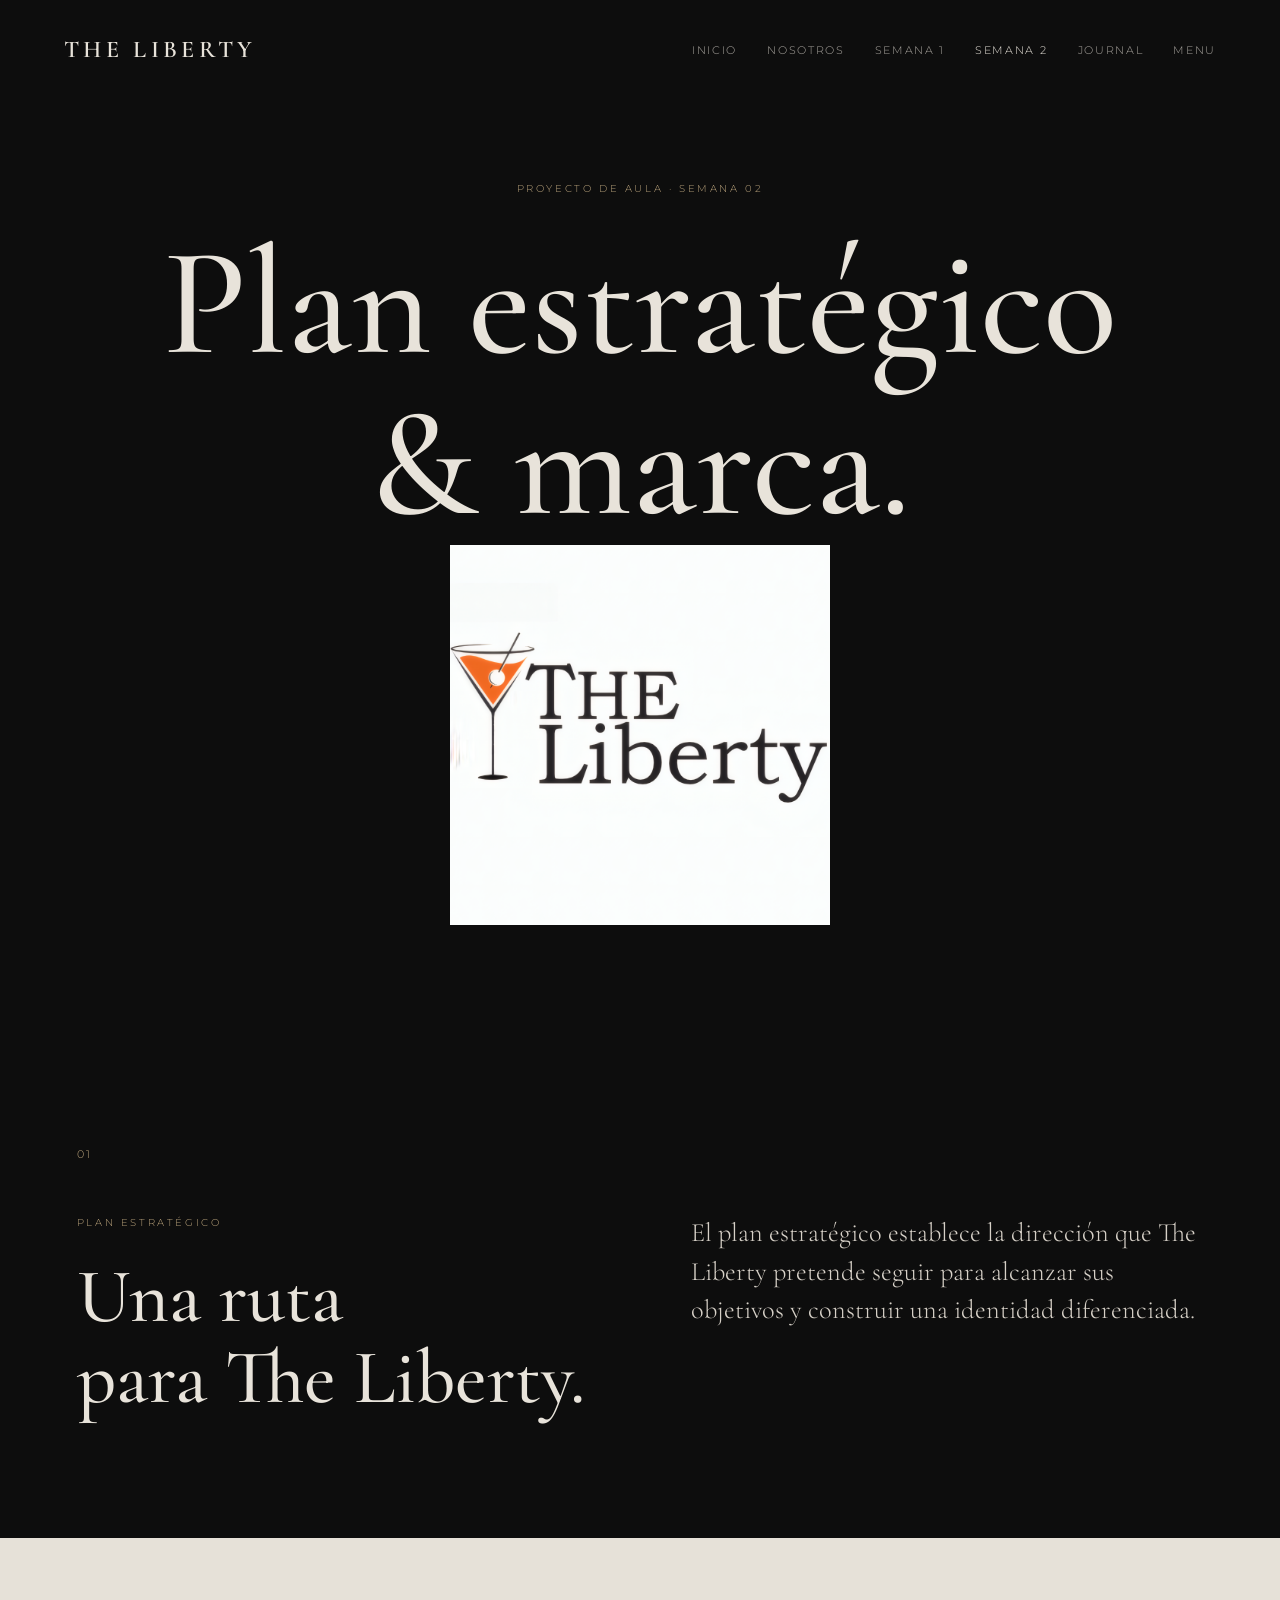
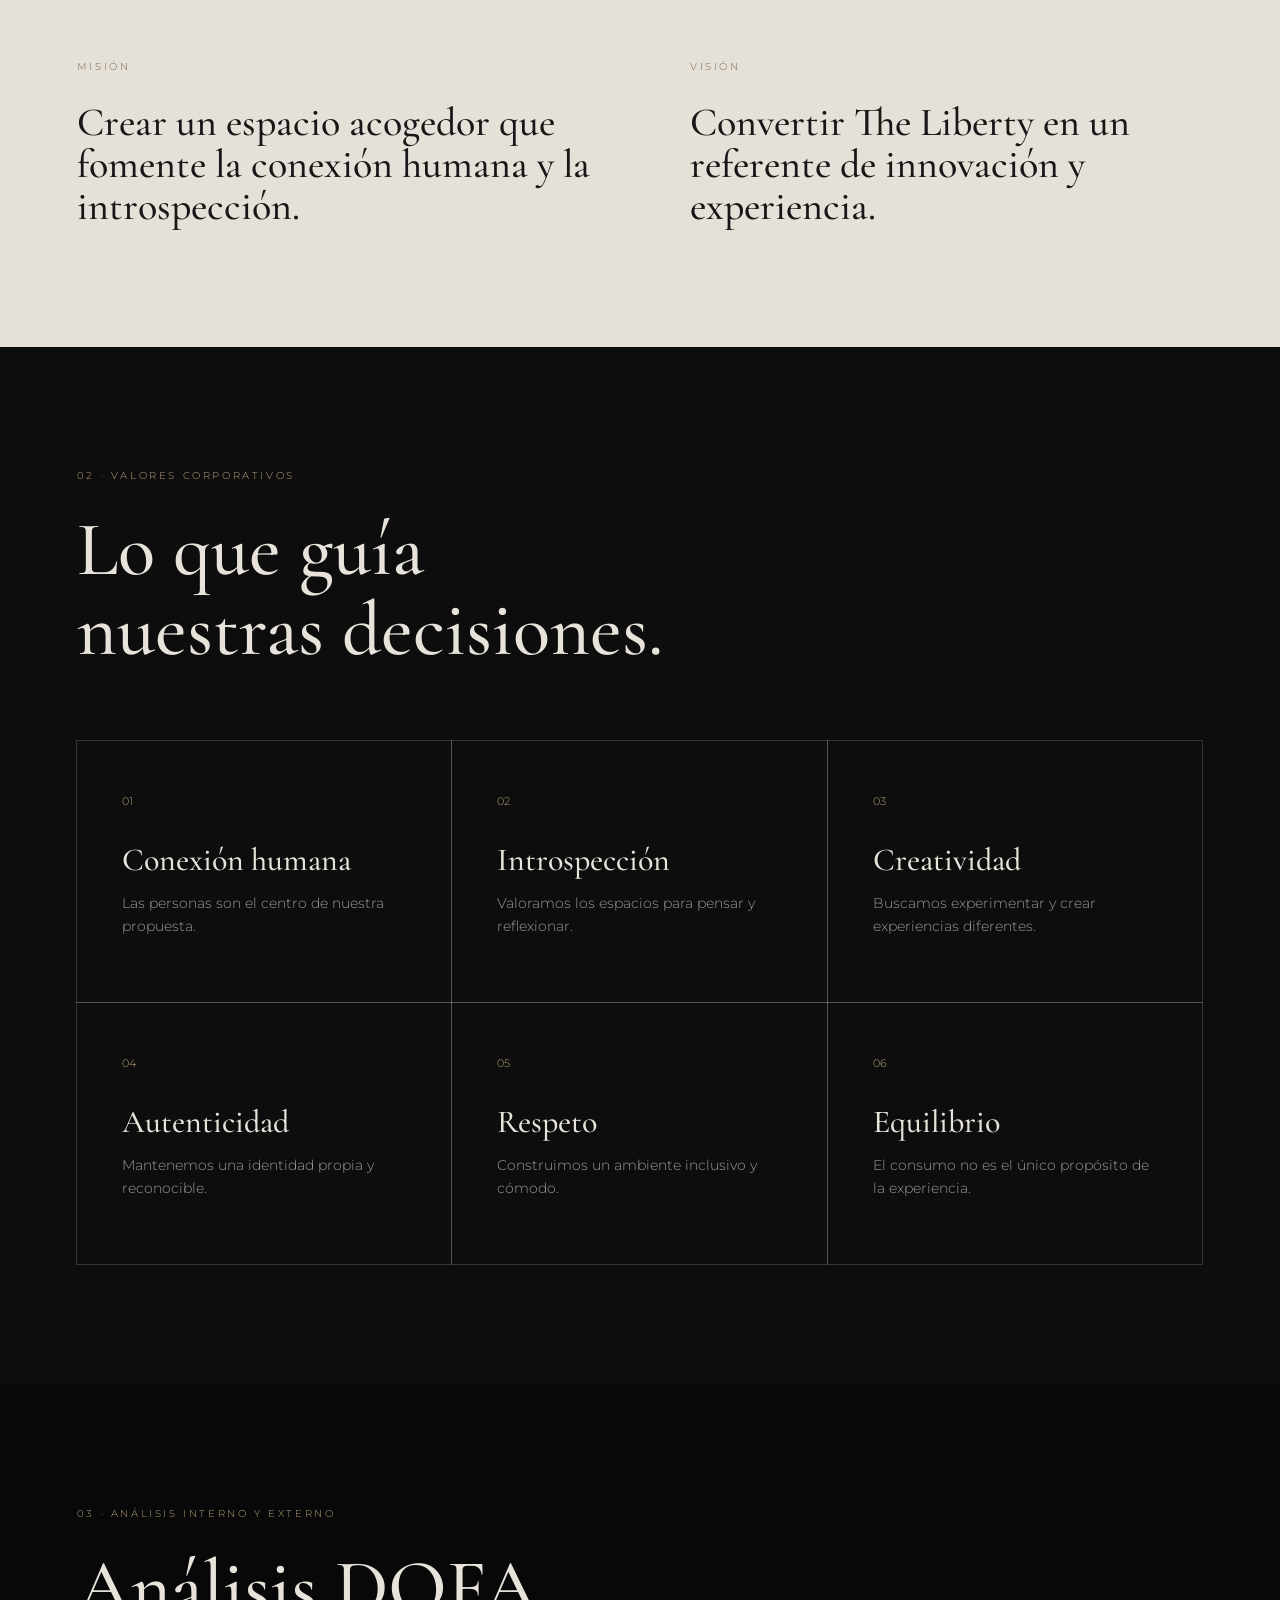
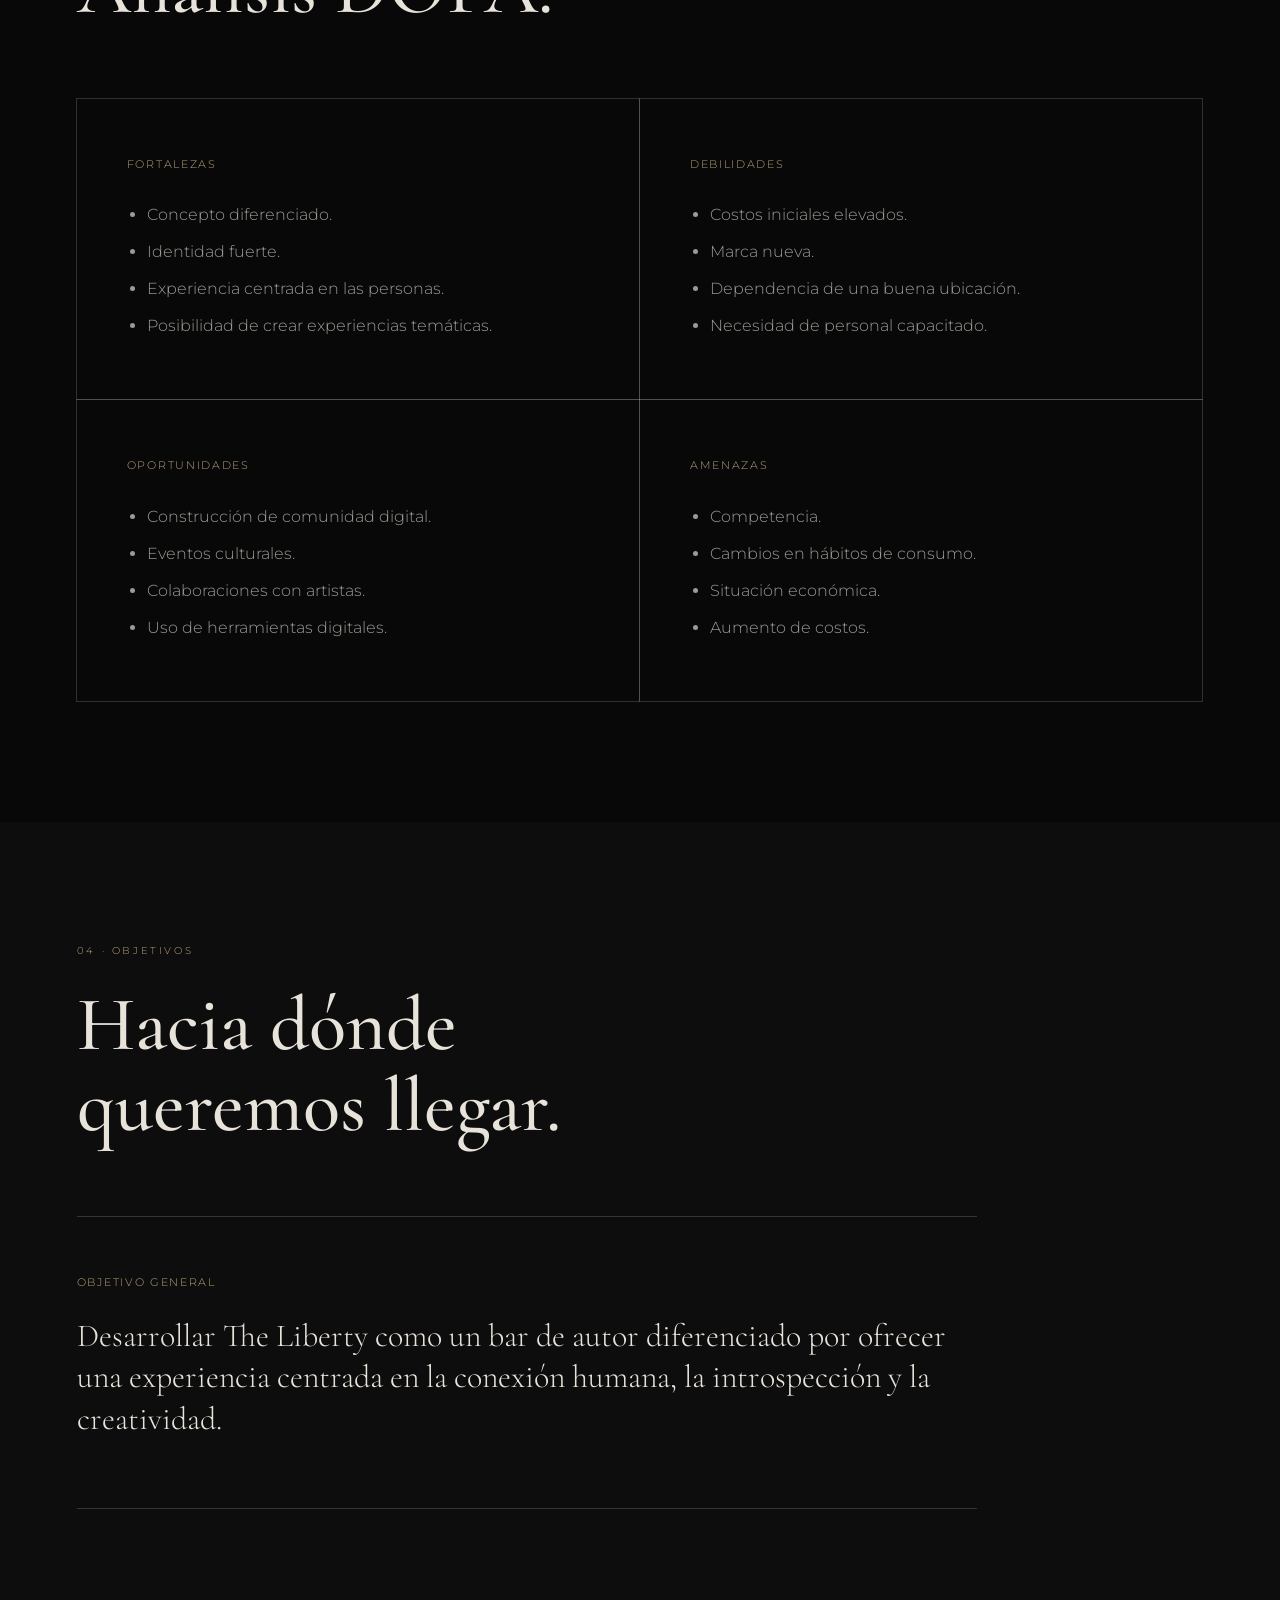
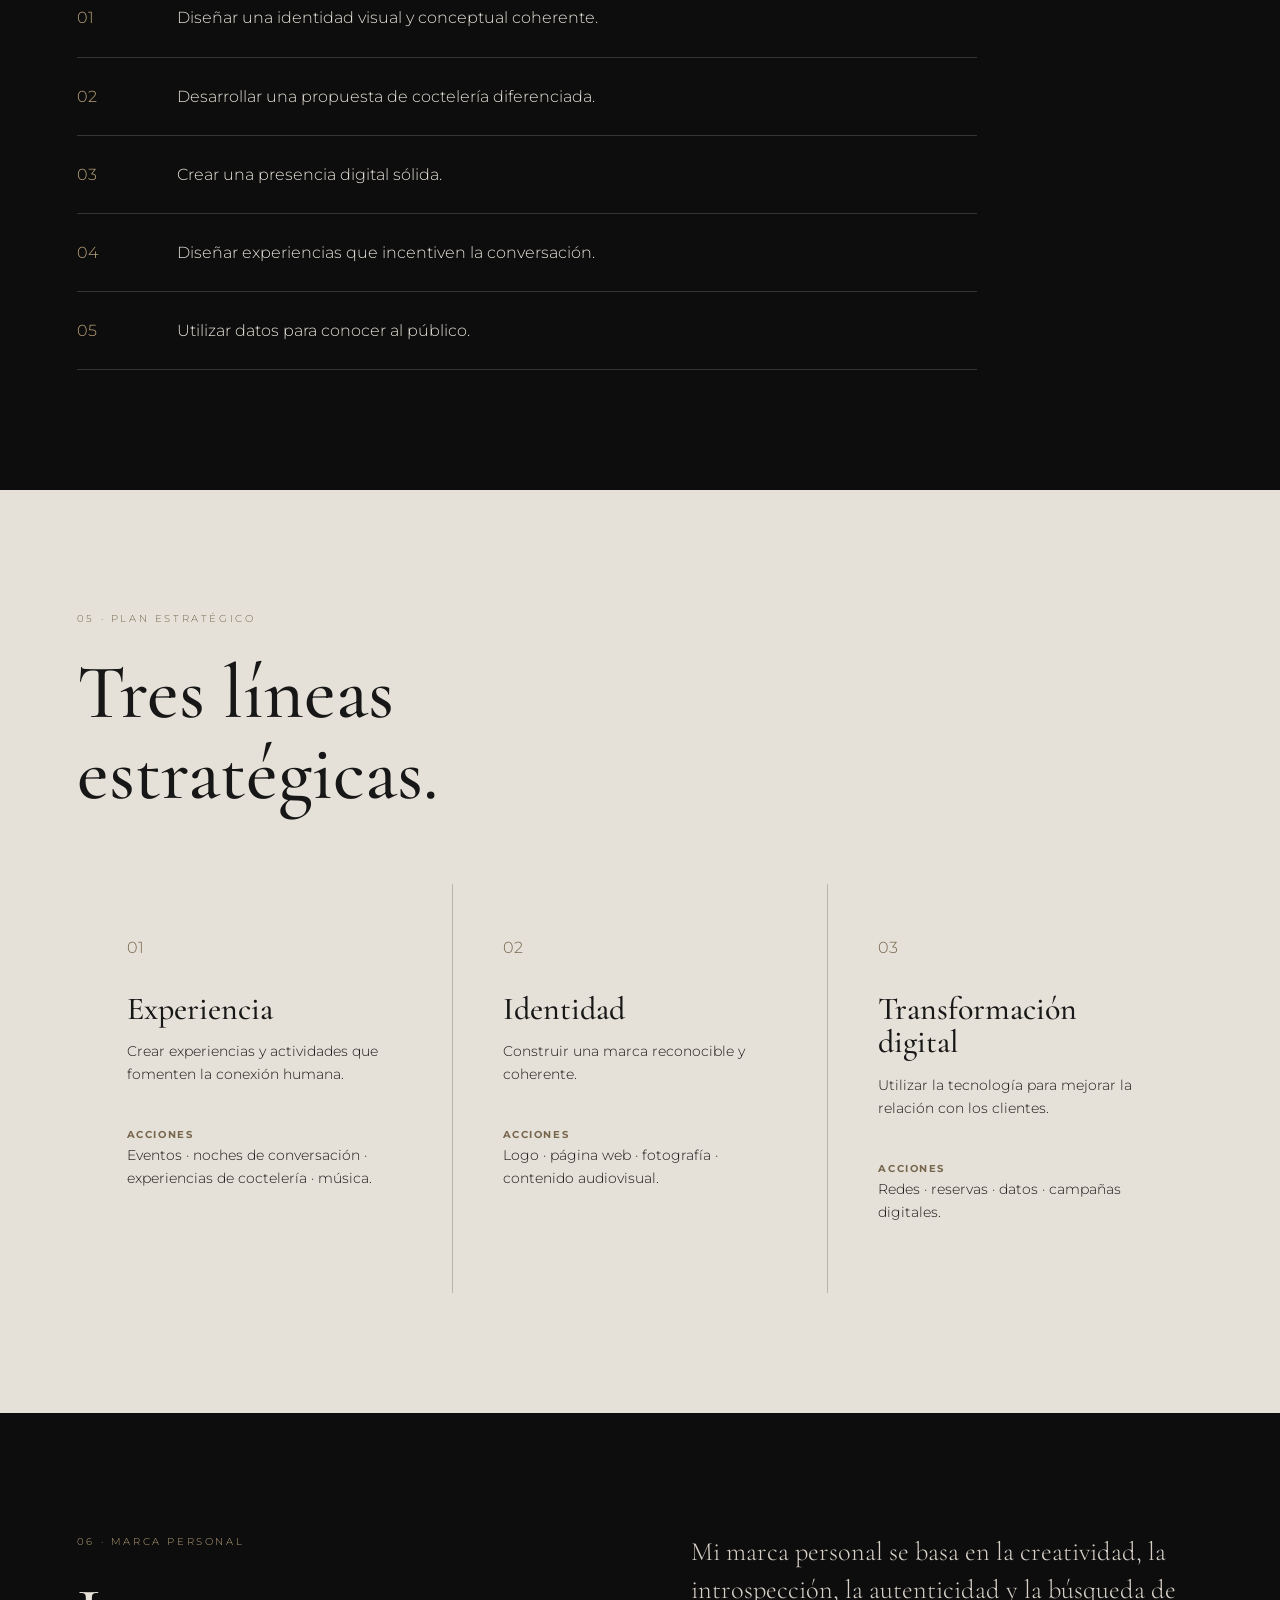
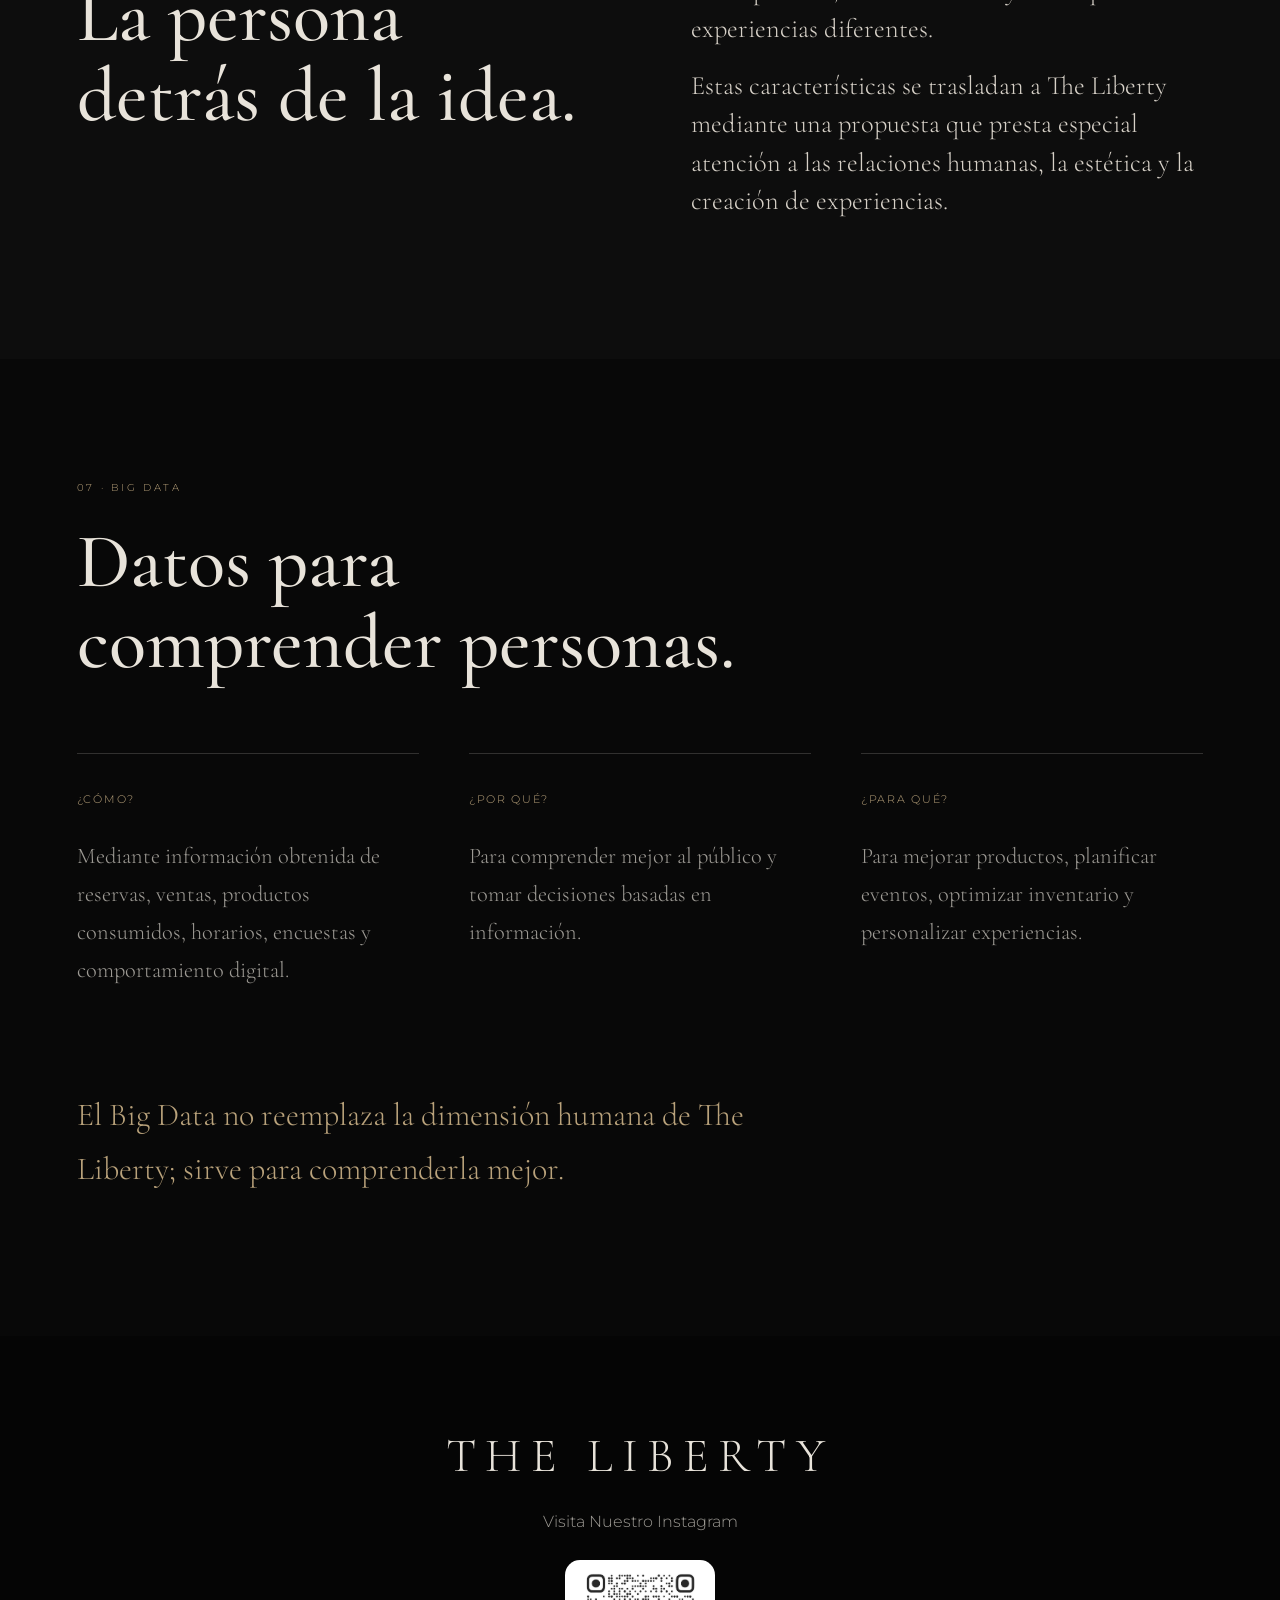
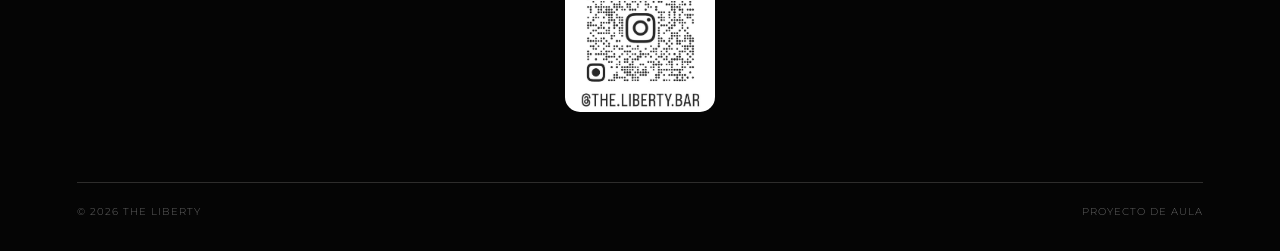
<file: semana2.html>
<!DOCTYPE html>
<html lang="es">

<head>

    <meta charset="UTF-8">
    <meta name="viewport" content="width=device-width, initial-scale=1.0">

    <title>Semana 2 | The Liberty</title>

    <link rel="stylesheet" href="styles.css">

    <link rel="preconnect" href="https://fonts.googleapis.com">
    <link rel="preconnect" href="https://fonts.gstatic.com" crossorigin>

    <link
        href="https://fonts.googleapis.com/css2?family=Cormorant+Garamond:wght@400;500;600;700&family=Montserrat:wght@300;400;500;600&display=swap"
        rel="stylesheet">

</head>


<body>

    <!-- NAVEGACIÓN -->

    <header class="navbar">

        <a href="index.html" class="logo-text">
            THE LIBERTY
        </a>

        <nav>

            <a href="index.html">
                Inicio
            </a>

            <a href="nosotros.html">
                Nosotros
            </a>

            <a href="semana1.html">
                Semana 1
            </a>

            <a href="semana2.html" class="active">
                Semana 2
            </a>

            <a href="journal.html">
                Journal
            </a>
             <a href="menu.html">
                Menu
            </a>

        </nav>

    </header>


    <main>

        <!-- HEADER -->

        <section class="page-hero hero-centered">

            <div>

                <p class="eyebrow">
                    PROYECTO DE AULA · SEMANA 02
                </p>

                <h1>
                    Plan estratégico<br>
                    & marca.
                </h1>
                                    <a href="Journal.html">
                        <img src="img/the liberty final logo_upscayl_4x_high-fidelity-4x.png" alt="Logo The Liberty" width="380">
                    </a>

            </div>

        </section>


        <!-- INTRO -->

        <section class="section">

            <div class="section-number">
                01
            </div>

            <div class="content-grid">

                <div>

                    <p class="eyebrow">
                        PLAN ESTRATÉGICO
                    </p>

                    <h2>
                        Una ruta<br>
                        para The Liberty.
                    </h2>

                </div>


                <div class="text-large">

                    <p>
                        El plan estratégico establece la dirección
                        que The Liberty pretende seguir para alcanzar
                        sus objetivos y construir una identidad
                        diferenciada.
                    </p>

                </div>

            </div>

        </section>


        <!-- MISIÓN VISIÓN -->

        <section class="grey-section">

            <div class="section">

                <div class="two-column">

                    <div>

                        <p class="eyebrow">
                            MISIÓN
                        </p>

                        <h3 class="big-small-title">
                            Crear un espacio acogedor que fomente
                            la conexión humana y la introspección.
                        </h3>

                    </div>


                    <div>

                        <p class="eyebrow">
                            VISIÓN
                        </p>

                        <h3 class="big-small-title">
                            Convertir The Liberty en un referente
                            de innovación y experiencia.
                        </h3>

                    </div>

                </div>

            </div>

        </section>


        <!-- VALORES -->

        <section class="section">

            <p class="eyebrow">
                02 · VALORES CORPORATIVOS
            </p>

            <h2>
                Lo que guía<br>
                nuestras decisiones.
            </h2>


            <div class="values-grid">

                <div class="value-card">
                    <span>01</span>
                    <h3>Conexión humana</h3>
                    <p>
                        Las personas son el centro
                        de nuestra propuesta.
                    </p>
                </div>

                <div class="value-card">
                    <span>02</span>
                    <h3>Introspección</h3>
                    <p>
                        Valoramos los espacios para
                        pensar y reflexionar.
                    </p>
                </div>

                <div class="value-card">
                    <span>03</span>
                    <h3>Creatividad</h3>
                    <p>
                        Buscamos experimentar y
                        crear experiencias diferentes.
                    </p>
                </div>

                <div class="value-card">
                    <span>04</span>
                    <h3>Autenticidad</h3>
                    <p>
                        Mantenemos una identidad
                        propia y reconocible.
                    </p>
                </div>

                <div class="value-card">
                    <span>05</span>
                    <h3>Respeto</h3>
                    <p>
                        Construimos un ambiente
                        inclusivo y cómodo.
                    </p>
                </div>

                <div class="value-card">
                    <span>06</span>
                    <h3>Equilibrio</h3>
                    <p>
                        El consumo no es el único
                        propósito de la experiencia.
                    </p>
                </div>

            </div>

        </section>


        <!-- FODA -->

        <section class="dark-section">

            <div class="section">

                <p class="eyebrow">
                    03 · ANÁLISIS INTERNO Y EXTERNO
                </p>

                <h2>
                    Análisis DOFA.
                </h2>


                <div class="dofa-grid">

                    <div>

                        <span>
                            FORTALEZAS
                        </span>

                        <ul>

                            <li>
                                Concepto diferenciado.
                            </li>

                            <li>
                                Identidad fuerte.
                            </li>

                            <li>
                                Experiencia centrada en las personas.
                            </li>

                            <li>
                                Posibilidad de crear experiencias temáticas.
                            </li>

                        </ul>

                    </div>


                    <div>

                        <span>
                            DEBILIDADES
                        </span>

                        <ul>

                            <li>
                                Costos iniciales elevados.
                            </li>

                            <li>
                                Marca nueva.
                            </li>

                            <li>
                                Dependencia de una buena ubicación.
                            </li>

                            <li>
                                Necesidad de personal capacitado.
                            </li>

                        </ul>

                    </div>


                    <div>

                        <span>
                            OPORTUNIDADES
                        </span>

                        <ul>

                            <li>
                                Construcción de comunidad digital.
                            </li>

                            <li>
                                Eventos culturales.
                            </li>

                            <li>
                                Colaboraciones con artistas.
                            </li>

                            <li>
                                Uso de herramientas digitales.
                            </li>

                        </ul>

                    </div>


                    <div>

                        <span>
                            AMENAZAS
                        </span>

                        <ul>

                            <li>
                                Competencia.
                            </li>

                            <li>
                                Cambios en hábitos de consumo.
                            </li>

                            <li>
                                Situación económica.
                            </li>

                            <li>
                                Aumento de costos.
                            </li>

                        </ul>

                    </div>

                </div>

            </div>

        </section>


        <!-- OBJETIVOS -->

        <section class="section">

            <p class="eyebrow">
                04 · OBJETIVOS
            </p>

            <h2>
                Hacia dónde<br>
                queremos llegar.
            </h2>


            <div class="objective-main">

                <span>
                    OBJETIVO GENERAL
                </span>

                <p>
                    Desarrollar The Liberty como un bar de autor
                    diferenciado por ofrecer una experiencia
                    centrada en la conexión humana, la introspección
                    y la creatividad.
                </p>

            </div>


            <div class="objectives-list">

                <div>
                    <span>01</span>
                    <p>
                        Diseñar una identidad visual y conceptual
                        coherente.
                    </p>
                </div>

                <div>
                    <span>02</span>
                    <p>
                        Desarrollar una propuesta de coctelería
                        diferenciada.
                    </p>
                </div>

                <div>
                    <span>03</span>
                    <p>
                        Crear una presencia digital sólida.
                    </p>
                </div>

                <div>
                    <span>04</span>
                    <p>
                        Diseñar experiencias que incentiven
                        la conversación.
                    </p>
                </div>

                <div>
                    <span>05</span>
                    <p>
                        Utilizar datos para conocer al público.
                    </p>
                </div>

            </div>

        </section>


        <!-- PLAN ESTRATÉGICO -->

        <section class="grey-section">

            <div class="section">

                <p class="eyebrow">
                    05 · PLAN ESTRATÉGICO
                </p>

                <h2>
                    Tres líneas<br>
                    estratégicas.
                </h2>


                <div class="strategy-grid">

                    <div>

                        <span>
                            01
                        </span>

                        <h3>
                            Experiencia
                        </h3>

                        <p>
                            Crear experiencias y actividades
                            que fomenten la conexión humana.
                        </p>

                        <strong>
                            ACCIONES
                        </strong>

                        <p>
                            Eventos · noches de conversación ·
                            experiencias de coctelería · música.
                        </p>

                    </div>


                    <div>

                        <span>
                            02
                        </span>

                        <h3>
                            Identidad
                        </h3>

                        <p>
                            Construir una marca reconocible
                            y coherente.
                        </p>

                        <strong>
                            ACCIONES
                        </strong>

                        <p>
                            Logo · página web · fotografía ·
                            contenido audiovisual.
                        </p>

                    </div>


                    <div>

                        <span>
                            03
                        </span>

                        <h3>
                            Transformación digital
                        </h3>

                        <p>
                            Utilizar la tecnología para mejorar
                            la relación con los clientes.
                        </p>

                        <strong>
                            ACCIONES
                        </strong>

                        <p>
                            Redes · reservas · datos ·
                            campañas digitales.
                        </p>

                    </div>

                </div>

            </div>

        </section>


        <!-- MARCA PERSONAL -->

        <section class="section">

            <div class="content-grid">

                <div>

                    <p class="eyebrow">
                        06 · MARCA PERSONAL
                    </p>

                    <h2>
                        La persona<br>
                        detrás de la idea.
                    </h2>

                </div>


                <div class="text-large">

                    <p>
                        Mi marca personal se basa en la creatividad,
                        la introspección, la autenticidad y la búsqueda
                        de experiencias diferentes.
                    </p>

                    <p>
                        Estas características se trasladan a The Liberty
                        mediante una propuesta que presta especial
                        atención a las relaciones humanas, la estética
                        y la creación de experiencias.
                    </p>

                </div>

            </div>

        </section>


        <!-- BIG DATA -->

        <section class="dark-section">

            <div class="section">

                <p class="eyebrow">
                    07 · BIG DATA
                </p>

                <h2>
                    Datos para<br>
                    comprender personas.
                </h2>


                <div class="bigdata-grid">

                    <div>

                        <span>
                            ¿CÓMO?
                        </span>

                        <p>
                            Mediante información obtenida de reservas,
                            ventas, productos consumidos, horarios,
                            encuestas y comportamiento digital.
                        </p>

                    </div>


                    <div>

                        <span>
                            ¿POR QUÉ?
                        </span>

                        <p>
                            Para comprender mejor al público y tomar
                            decisiones basadas en información.
                        </p>

                    </div>


                    <div>

                        <span>
                            ¿PARA QUÉ?
                        </span>

                        <p>
                            Para mejorar productos, planificar eventos,
                            optimizar inventario y personalizar
                            experiencias.
                        </p>

                    </div>

                </div>


                <p class="quote-small">
                    El Big Data no reemplaza la dimensión humana
                    de The Liberty; sirve para comprenderla mejor.
                </p>

            </div>

        </section>

    </main>


 <div id="footer"></div>

<script src="script.js"></script>

</body>
</html>
</file>
<file: styles.css>
/* =========================================================
   THE LIBERTY
   Hoja de estilos principal
   ========================================================= */


/* =========================
   RESET
   ========================= */

* {
    margin: 0;
    padding: 0;
    box-sizing: border-box;
}


html {
    scroll-behavior: smooth;
}


body {
    background: #0d0d0d;
    color: #e8e3da;

    font-family: "Montserrat", sans-serif;

    font-weight: 300;

    line-height: 1.7;
}


/* =========================
   VARIABLES
   ========================= */

:root {

    --background: #0d0d0d;

    --background-soft: #151515;

    --background-light: #e6e1d8;

    --text: #e8e3da;

    --text-dark: #171717;

    --muted: #9d9a94;

    --border: rgba(232, 227, 218, 0.18);

    --accent: #b9a27b;

}


/* =========================
   GENERAL
   ========================= */

a {
    color: inherit;
    text-decoration: none;
}


img {
    max-width: 100%;
    display: block;
}


p {
    margin-bottom: 1.2rem;
}


h1,
h2,
h3 {

    font-family: "Cormorant Garamond", serif;

    font-weight: 500;

    line-height: 1.05;
}


h1 {
    font-size: clamp(5rem, 12vw, 11rem);
}


h2 {
    font-size: clamp(3rem, 6vw, 6rem);
}


h3 {
    font-size: 2rem;
}


/* =========================
   NAVBAR
   ========================= */

.navbar {

    position: absolute;

    top: 0;
    left: 0;

    width: 100%;

    padding: 30px 5vw;

    display: flex;

    justify-content: space-between;

    align-items: center;

    z-index: 100;
}


.logo-text {

    font-family: "Cormorant Garamond", serif;

    font-size: 1.5rem;

    font-weight: 600;

    letter-spacing: 0.18em;
}


.navbar nav {

    display: flex;

    gap: 30px;
}


.navbar nav a {

    font-size: 0.7rem;

    text-transform: uppercase;

    letter-spacing: 0.15em;

    color: rgba(232, 227, 218, 0.7);

    transition: 0.3s;
}


.navbar nav a:hover,
.navbar nav a.active {

    color: var(--text);
}


/* =========================
   HERO
   ========================= */

.hero {

    position: relative;

    height: 100vh;

    min-height: 650px;

    display: flex;

    align-items: center;

    padding: 0 8vw;

    overflow: hidden;
}


.hero-background {

    position: absolute;

    inset: 0;

    background-image:

        linear-gradient(
            90deg,
            rgba(0,0,0,0.88),
            rgba(0,0,0,0.35)
        ),

        url("img/hero.jpg");

    background-size: cover;

    background-position: center;

    z-index: -2;
}


.hero::after {

    content: "";

    position: absolute;

    inset: 0;

    background: linear-gradient(
        to top,
        rgba(13,13,13,1),
        transparent 35%
    );

    z-index: -1;
}


.hero-content {

    max-width: 900px;
}


.eyebrow {

    font-size: 0.65rem;

    letter-spacing: 0.25em;

    text-transform: uppercase;

    color: var(--accent);

    margin-bottom: 25px;
}


.hero-subtitle {

    max-width: 500px;

    font-family: "Cormorant Garamond", serif;

    font-size: 1.8rem;

    line-height: 1.3;

    margin: 30px 0 40px;
}


.button {

    display: inline-block;

    border: 1px solid rgba(232,227,218,0.5);

    padding: 15px 25px;

    font-size: 0.65rem;

    letter-spacing: 0.18em;

    transition: 0.3s;
}


.button:hover {

    background: var(--text);

    color: var(--background);
}


.scroll-indicator {

    position: absolute;

    bottom: 35px;

    left: 50%;

    font-size: 1.5rem;

    color: var(--muted);
}


/* =========================
   PAGE HERO
   ========================= */

.page-hero {

    min-height: 75vh;

    padding: 180px 8vw 100px;

    display: flex;

    align-items: flex-end;

    background:

        linear-gradient(
            to top,
            var(--background),
            transparent
        );

}


.page-hero.small {

    min-height: 60vh;
}


/* =========================
   SECTIONS
   ========================= */

.section {

    max-width: 1300px;

    margin: auto;

    padding: 120px 6vw;
}


.section-number {

    font-size: 0.7rem;

    color: var(--accent);

    letter-spacing: 0.2em;

    margin-bottom: 50px;
}


.content-grid {

    display: grid;

    grid-template-columns: 1fr 1fr;

    gap: 8vw;

    align-items: start;
}


.text-large {

    font-family: "Cormorant Garamond", serif;

    font-size: 1.65rem;

    line-height: 1.45;

    color: #d6d0c7;
}


.text-medium {

    max-width: 600px;

    font-size: 1.05rem;

    color: var(--muted);
}


/* =========================
   CONCEPTS
   ========================= */

.concept-section {

    display: grid;

    grid-template-columns: repeat(3, 1fr);

    border-top: 1px solid var(--border);

    border-bottom: 1px solid var(--border);
}


.concept {

    padding: 70px 5vw;

    border-right: 1px solid var(--border);
}


.concept:last-child {

    border-right: none;
}


.concept span {

    color: var(--accent);

    font-size: 0.7rem;
}


.concept h3 {

    margin: 30px 0 15px;
}


.concept p {

    color: var(--muted);

    font-size: 0.9rem;
}


/* =========================
   IMAGE
   ========================= */

.image-banner {

    position: relative;

    height: 75vh;

    overflow: hidden;
}


.image-banner img {

    width: 100%;

    height: 100%;

    object-fit: cover;

    opacity: 0.7;
}


.image-caption {

    position: absolute;

    bottom: 50px;

    left: 7vw;

    max-width: 500px;
}


.image-caption p {

    font-family: "Cormorant Garamond", serif;

    font-size: 2.5rem;

    line-height: 1.2;
}


/* =========================
   INFO
   ========================= */

.info-block {

    padding: 35px 0;

    border-top: 1px solid var(--border);
}


.info-block:last-child {

    border-bottom: 1px solid var(--border);
}


.info-block > p:last-child {

    font-family: "Cormorant Garamond", serif;

    font-size: 1.5rem;

    color: #d6d0c7;
}


/* =========================
   DARK SECTION
   ========================= */

.dark-section {

    background: #080808;
}


.dark-section h2 {

    max-width: 1000px;
}


.dark-text {

    max-width: 700px;

    margin-top: 60px;

    font-family: "Cormorant Garamond", serif;

    font-size: 1.5rem;

    color: #c4beb4;
}


.quote {

    max-width: 1000px;

    font-size: clamp(3rem, 6vw, 6rem);
}


.quote-small {

    margin-top: 80px;

    max-width: 700px;

    font-family: "Cormorant Garamond", serif;

    font-size: 2rem;

    color: var(--accent);
}


/* =========================
   GREY SECTION
   ========================= */

.grey-section {

    background: var(--background-light);

    color: var(--text-dark);
}


.grey-section .eyebrow {

    color: #76664d;
}


.grey-section .simple-card {

    border-color: rgba(0,0,0,0.15);
}


/* =========================
   CARDS
   ========================= */

.cards-grid {

    display: grid;

    grid-template-columns: repeat(3, 1fr);

    gap: 0;

    margin-top: 70px;
}


.simple-card {

    padding: 40px;

    min-height: 230px;

    border: 1px solid var(--border);

    margin: -1px 0 0 -1px;
}


.simple-card span {

    color: var(--accent);

    font-size: 0.7rem;
}


.simple-card h3 {

    margin: 20px 0;
}


.simple-card p {

    font-size: 0.85rem;

    color: var(--muted);
}


/* =========================
   PROCESS
   ========================= */

.process {

    display: grid;

    grid-template-columns: repeat(3, 1fr);

    margin-top: 70px;

    border-top: 1px solid var(--border);
}


.process div {

    padding: 35px;

    border-right: 1px solid var(--border);

    border-bottom: 1px solid var(--border);
}


.process span {

    display: block;

    color: var(--accent);

    margin-bottom: 20px;
}


.process strong {

    font-family: "Cormorant Garamond", serif;

    font-size: 1.8rem;

    font-weight: 500;
}


.process p {

    color: var(--muted);

    font-size: 0.8rem;

    margin-top: 10px;
}


/* =========================
   PILLARS
   ========================= */

.pillar-list {

    margin-top: 70px;
}


.pillar-list > div {

    display: grid;

    grid-template-columns: 80px 250px 1fr;

    gap: 30px;

    padding: 30px 0;

    border-top: 1px solid rgba(0,0,0,0.2);

    align-items: center;
}


.pillar-list span {

    color: #76664d;
}


.pillar-list h3 {

    font-size: 2rem;
}


.pillar-list p {

    max-width: 600px;

    font-size: 0.85rem;
}


/* =========================
   VALUES
   ========================= */

.values-grid {

    display: grid;

    grid-template-columns: repeat(3, 1fr);

    margin-top: 70px;
}


.value-card {

    padding: 45px;

    border: 1px solid var(--border);

    margin: -1px 0 0 -1px;
}


.value-card span {

    color: var(--accent);

    font-size: 0.7rem;
}


.value-card h3 {

    margin: 30px 0 15px;
}


.value-card p {

    color: var(--muted);

    font-size: 0.85rem;
}


/* =========================
   TWO COLUMNS
   ========================= */

.two-column {

    display: grid;

    grid-template-columns: 1fr 1fr;

    gap: 100px;
}


.big-small-title {

    font-size: 2.5rem;

    max-width: 550px;
}


/* =========================
   DOFA
   ========================= */

.dofa-grid {

    display: grid;

    grid-template-columns: 1fr 1fr;

    margin-top: 70px;
}


.dofa-grid > div {

    padding: 50px;

    border: 1px solid var(--border);

    margin: -1px 0 0 -1px;
}


.dofa-grid span {

    color: var(--accent);

    font-size: 0.7rem;

    letter-spacing: 0.15em;
}


.dofa-grid ul {

    margin-top: 25px;

    padding-left: 20px;

    color: var(--muted);
}


.dofa-grid li {

    margin-bottom: 10px;
}


/* =========================
   OBJECTIVES
   ========================= */

.objective-main {

    max-width: 900px;

    margin: 70px 0;

    padding: 50px 0;

    border-top: 1px solid var(--border);

    border-bottom: 1px solid var(--border);
}


.objective-main span {

    color: var(--accent);

    font-size: 0.7rem;

    letter-spacing: 0.15em;
}


.objective-main p {

    font-family: "Cormorant Garamond", serif;

    font-size: 2rem;

    line-height: 1.3;

    margin-top: 20px;
}


.objectives-list {

    max-width: 900px;
}


.objectives-list div {

    display: grid;

    grid-template-columns: 70px 1fr;

    gap: 30px;

    padding: 25px 0;

    border-bottom: 1px solid var(--border);
}


.objectives-list span {

    color: var(--accent);
}


.objectives-list p {

    margin: 0;
}


/* =========================
   STRATEGY
   ========================= */

.strategy-grid {

    display: grid;

    grid-template-columns: repeat(3, 1fr);

    gap: 1px;

    background: rgba(0,0,0,0.2);

    margin-top: 70px;
}


.strategy-grid > div {

    background: var(--background-light);

    padding: 50px;
}


.strategy-grid span {

    color: #76664d;
}


.strategy-grid h3 {

    margin: 30px 0 15px;
}


.strategy-grid p {

    font-size: 0.85rem;
}


.strategy-grid strong {

    display: block;

    font-size: 0.65rem;

    letter-spacing: 0.15em;

    margin-top: 40px;

    color: #76664d;
}


/* =========================
   BIG DATA
   ========================= */

.bigdata-grid {

    display: grid;

    grid-template-columns: repeat(3, 1fr);

    gap: 50px;

    margin-top: 70px;
}


.bigdata-grid > div {

    border-top: 1px solid var(--border);

    padding-top: 30px;
}


.bigdata-grid span {

    color: var(--accent);

    font-size: 0.7rem;

    letter-spacing: 0.15em;
}


.bigdata-grid p {

    margin-top: 25px;

    color: var(--muted);

    font-family: "Cormorant Garamond", serif;

    font-size: 1.4rem;
}


/* =========================
   JOURNAL
   ========================= */

.journal-preview {

    background: #151515;
}


.text-link {

    display: inline-block;

    font-size: 0.65rem;

    letter-spacing: 0.18em;

    color: var(--accent);

    border-bottom: 1px solid var(--accent);

    padding-bottom: 5px;

    margin-top: 20px;
}


/* =========================
   ARTICLES
   ========================= */

.article-grid {

    display: grid;

    grid-template-columns: repeat(3, 1fr);

    gap: 30px;
}


.article-card {

    border: 1px solid rgba(0,0,0,0.15);

    background: rgba(255,255,255,0.05);
}


.article-card img {

    width: 100%;

    height: 280px;

    object-fit: cover;
}


.article-content {

    padding: 35px;
}


.article-content h2 {

    font-size: 2.3rem;

    margin-bottom: 20px;
}


.article-content p:not(.eyebrow) {

    font-size: 0.85rem;

    color: #68645d;
}


/* =========================
   CENTER TEXT
   ========================= */

.center-text {

    text-align: center;
}


.center-text .quote {

    margin: auto;
}


/* =========================
   FOOTER
   ========================= */

footer {

    padding: 80px 6vw 30px;

    background: #050505;

    text-align: center;
}


.footer-logo {

    font-family: "Cormorant Garamond", serif;

    font-size: 3rem;

    letter-spacing: 0.2em;
}


footer > p {

    color: var(--muted);

    margin-top: 10px;
}


.footer-bottom {

    margin-top: 70px;

    padding-top: 20px;

    border-top: 1px solid var(--border);

    display: flex;

    justify-content: space-between;

    color: #666;

    font-size: 0.65rem;

    letter-spacing: 0.1em;

    text-transform: uppercase;
}


@media (max-width: 900px) {


    .navbar {

        position: relative;

        flex-direction: column;

        gap: 25px;

        background: var(--background);
    }


    .navbar nav {

        flex-wrap: wrap;

        justify-content: center;

        gap: 15px;
    }


    .hero {

        min-height: 800px;
    }


    .content-grid {

        grid-template-columns: 1fr;

        gap: 50px;
    }


    .concept-section {

        grid-template-columns: 1fr;
    }


    .concept {

        border-right: none;

        border-bottom: 1px solid var(--border);
    }


    .cards-grid {

        grid-template-columns: 1fr 1fr;
    }


    .process {

        grid-template-columns: 1fr 1fr;
    }


    .values-grid {

        grid-template-columns: 1fr 1fr;
    }


    .pillar-list > div {

        grid-template-columns: 60px 1fr;
    }


    .pillar-list p {

        grid-column: 2;
    }


    .two-column {

        grid-template-columns: 1fr;

        gap: 50px;
    }


    .dofa-grid {

        grid-template-columns: 1fr;
    }


    .strategy-grid {

        grid-template-columns: 1fr;
    }


    .bigdata-grid {

        grid-template-columns: 1fr;
    }


    .article-grid {

        grid-template-columns: 1fr;
    }

}


@media (max-width: 600px) {


    .section {

        padding: 80px 7vw;
    }


    h1 {

        font-size: 5rem;
    }


    h2 {

        font-size: 3.5rem;
    }


    .cards-grid {

        grid-template-columns: 1fr;
    }


    .process {

        grid-template-columns: 1fr;
    }


    .values-grid {

        grid-template-columns: 1fr;
    }


    .hero-subtitle {

        font-size: 1.4rem;
    }


    .footer-bottom {

        flex-direction: column;

        gap: 10px;
    }

}

/* =========================================================
   EL LOGO EN NOSOTROS
   ========================================================= */

.hero-flex-container {
    display: flex;
    justify-content: space-between;
    align-items: flex-end;
    width: 100%;
    gap: 40px;
}

.hero-logo-block {
    max-width: 520px;
    width: 100%;
    margin-bottom: 15px;
}

.hero-logo-block img {
    width: 100%;
    height: auto;
    display: block;
    transition: opacity 0.3s ease;
    border-radius: 15px;
}

.hero-logo-block a:hover img {
    opacity: 0.8;
}

@media (max-width: 768px) {
    .hero-flex-container {
        flex-direction: column;
        align-items: flex-start;
        gap: 30px;
    }
    .hero-logo-block {
        max-width: 150px;
    }
}


.hero-centered {
    justify-content: center; 
    text-align: center;       
}


.hero-centered .hero-content,
.hero-centered > div {
    display: flex;
    flex-direction: column;
    align-items: center;       
    margin: 0 auto;          
}


.hero-centered .hero-subtitle {
    margin-left: auto;
    margin-right: auto;
}

.instagram-footer {
    display: block;
    width: 150px;
    margin: 25px auto;
}

.instagram-footer img {
    width: 100%;
    height: auto;
    display: block;
    border-radius: 15px;
}
</file>
